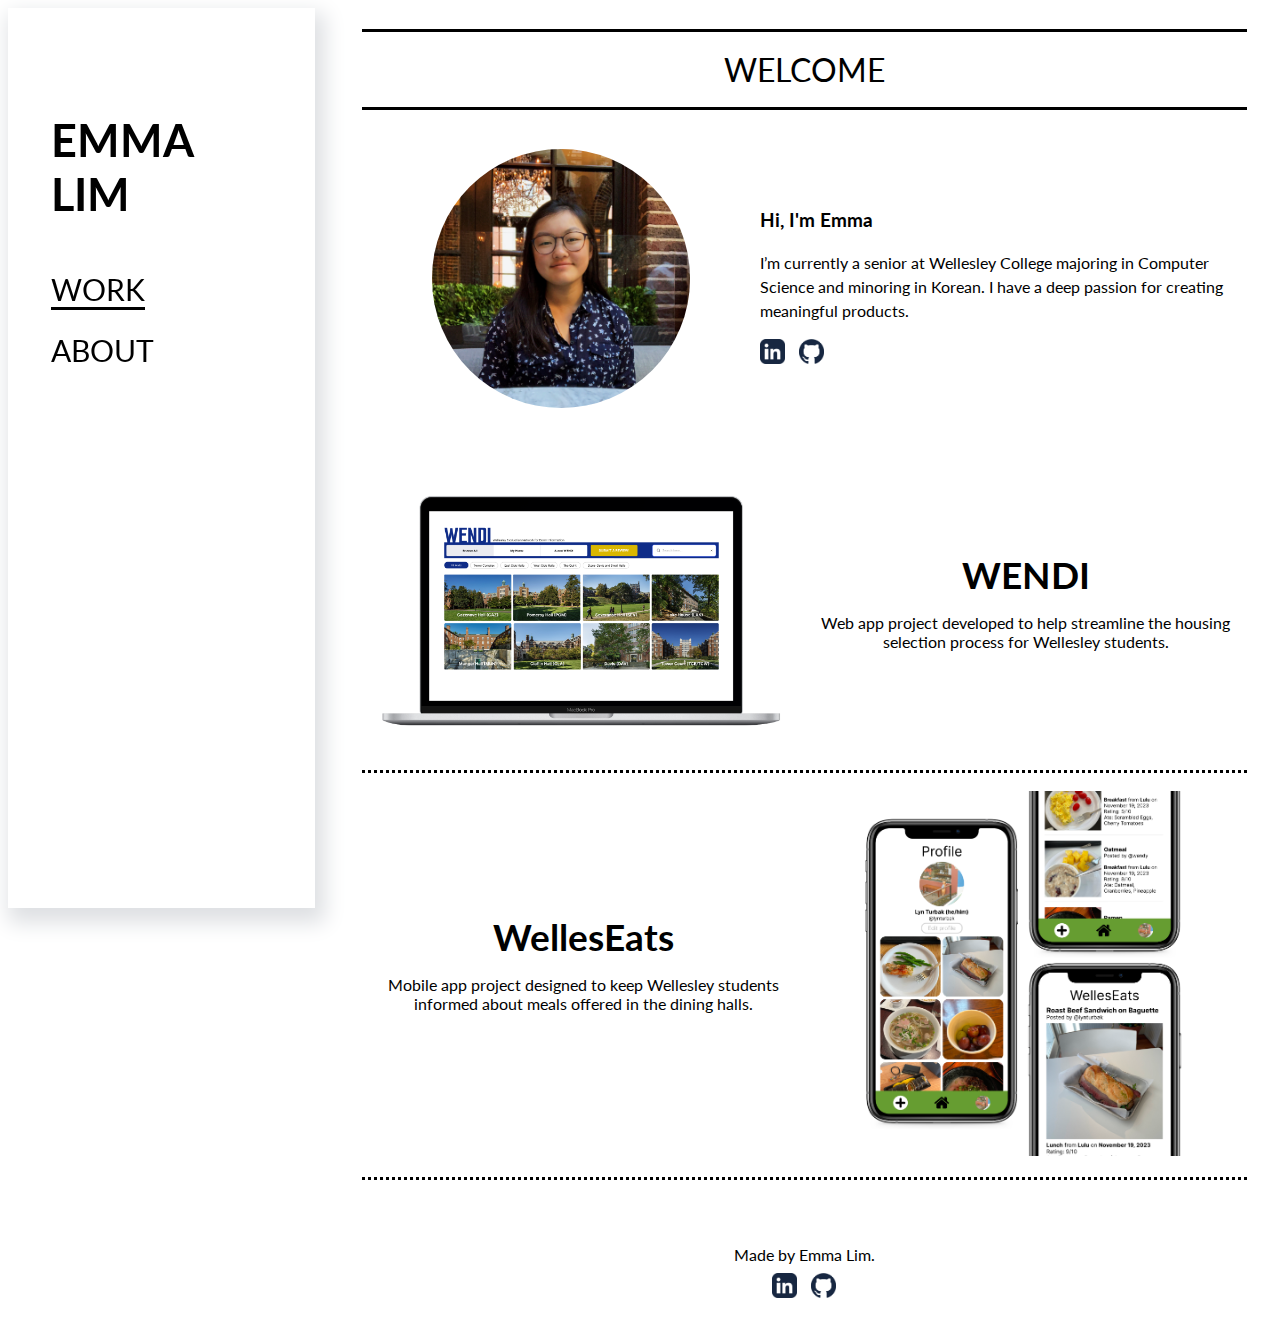
<file: index.html>
<!doctype html>
<html lang="en">
    <head>
        <meta charset="utf-8">
        <meta name="viewport" content="width=device-width, initial-scale=1">
        <link href="css/style.css" rel="stylesheet">  
        <link rel="icon" type="image/x-icon" href="images/websiteLogo.png">
        <link href="https://fonts.googleapis.com/css2?family=Lato:wght@400;700&display=swap" rel="stylesheet">

        <title>EMMA LIM</title>
    </head>
    
    <body>
      
        <nav>
            <div class="navBar">
                <div id="logo">
                    <h3 style="font-size: 45px;"><a href="index.html">EMMA LIM</a></h3>
                    <div class="dropdown">
                        <button class="navButton" onclick="toggleNav()"><img id="mobileNav" src="images/navButton.png" style="width: 50px;"></button>
                        
                        <div id="dropdownMenu">
                            <div id="menuItem"><a id="dropdownContent" href="index.html" style="text-decoration:underline;">WORK</a></div>
                            <div id="menuItem"><a id="dropdownContent" href="about.html">ABOUT</a></div>
                        </div>
                    </div>
                </div>

                <div id="navItems">
                    <div id="page"><a href="index.html" style="border-bottom: solid;">WORK</a></div>
                    <div id="page"><a href="about.html">ABOUT</a></div>
                </div>
                
            </div>   
        </nav>
       
        
        <main class="content">
            
            <h1 style="text-align:center">WELCOME</h1>
            
            <div class="flex-container" id="indexPage">
                <div class="col-4" id="indexPic">
                    <img id="aboutPic" src="images/about/EmmaLim.JPG" alt="photo of Emma Lim" style="max-width: 65%; border-radius: 50%">
                </div>
                
                <div class="col-11" id="indexText">
                    <h3>Hi, I'm Emma</h3>
                    <p>I’m currently a senior at Wellesley College majoring in Computer Science and minoring in Korean. I have a deep passion for creating meaningful products.</p>
                    <a class="social-icons" href="https://www.linkedin.com/in/lim-emma" target="_blank" style="padding-right:10px"><img src="images/footer/linkedin.png" style="max-width: 25px" alt="github"></a>
                    <a class="social-icons" href="https://github.com/emmalim" target="_blank"><img src="images/footer/github.png" style="max-width: 25px" alt="github"></a>
                   
                    
                </div>    

            </div>
            
            

            
            <!--code for normal project card-->
            <div class="flex-container" id="projCard">
                <div class="thumbnail" id="projPic">
                    <a href="wendi.html">                            
                        <img id="gallery" src="images/work/wendi/wendiPic2Large.png" alt="WENDI screen displayed on Macbook">
                    </a>
                </div>
                <div class="col-6" id="projText">
                    <a href="wendi.html"><h3>WENDI</h3></a>
                    <p>Web app project developed to help streamline the housing selection process for Wellesley students.</p>
                </div>
            </div>
            
            <!--code for project card with text on left and pic on right-->
            <div class="flex-container" id="projCard">
                <div class="thumbnail" id="projPicMobile" style="float: left;">
                    <a href="welleseats.html">                       
                        <img id="gallery" src="images/work/welleseats/welleseats0.png" alt="WENDI screen displayed on Macbook">
                    </a>
                </div>
                
                <div class="col-6" id="projText" style="float: right;">
                    <a href="welleseats.html"><h3>WellesEats</h3></a>
                    <p>Mobile app project designed to keep Wellesley students informed about meals offered in the dining halls.</p>
                </div>
                
                <div class="thumbnail" id="projPicDesktop" style="float: left;">
                    <a href="welleseats.html">
                        <img id="gallery" src="images/work/welleseats/welleseats0.png" alt="WENDI screen displayed on Macbook">
                    </a>
                </div>
            </div>
            
            
            
            
            
            
            
            <!--footer begins-->

            
            <div class="footer">
                <p>Made by Emma Lim.</p>
                <a class="social-icons" href="https://www.linkedin.com/in/lim-emma" target="_blank" style="padding-right:10px"><img src="images/footer/linkedin.png" style="max-width: 25px" alt="github"></a>
                <a class="social-icons" href="https://github.com/emmalim" target="_blank"><img src="images/footer/github.png" style="max-width: 25px" alt="github"></a>
            </div>
        </main>
        
        
        
        
        <script src="javascript/portfolio.js"></script>
    </body>
</html>
</file>
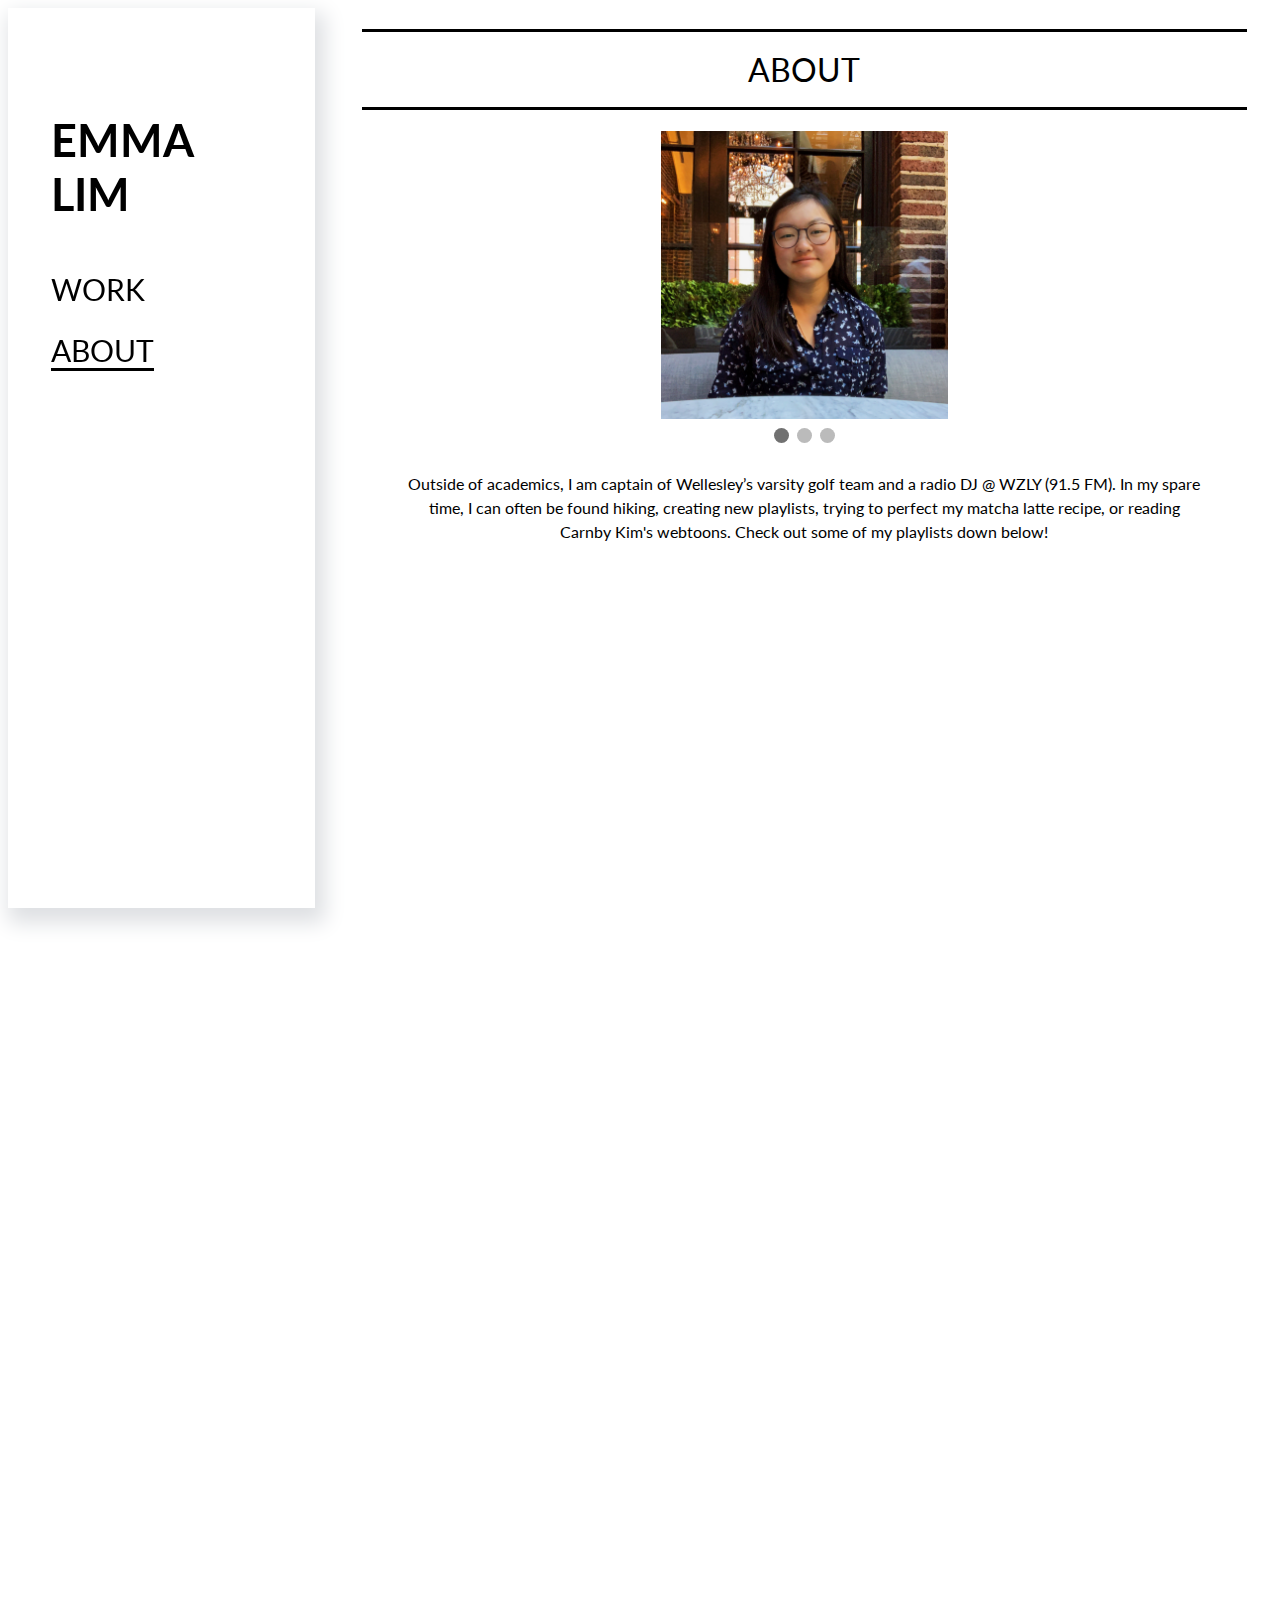
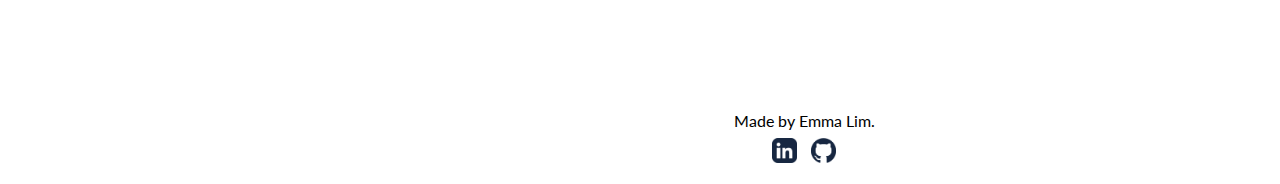
<file: about.html>
<!doctype html>
<html lang="en">
    <head>
        <meta charset="utf-8">
        <meta name="viewport" content="width=device-width, initial-scale=1">
        <link href="css/style.css" rel="stylesheet">  
        <link href="css/switch.css" rel="stylesheet">
        <link href="css/slideshow.css" rel="stylesheet">
        <link rel="icon" type="image/x-icon" href="images/websiteLogo.png">
        <link href="https://fonts.googleapis.com/css2?family=Lato:wght@400;700&display=swap" rel="stylesheet">
        
        <title>ABOUT</title>
    </head>
    <body>
      
        <nav>
            <div class="navBar">
                <div id="logo">
                    <h3 style="font-size: 45px;"><a href="index.html">EMMA LIM</a></h3>
                    <div class="dropdown">
                        <button class="navButton" onclick="toggleNav()"><img id="mobileNav" src="images/navButton.png" style="width: 50px;"></button>
                        
                        <div id="dropdownMenu">
                            <div id="menuItem"><a id="dropdownContent" href="index.html">WORK</a></div>
                            <div id="menuItem"><a id="dropdownContent" href="about.html" style="text-decoration:underline;">ABOUT</a></div>
                        </div>
                    
                    </div>
                    
                </div>

                <div id="navItems">
                    <div id="page"><a href="index.html">WORK</a></div>
                    <div id="page"><a href="about.html" style="border-bottom:solid;">ABOUT</a></div>
                </div>
                
            </div>   
        </nav>
      
        
        <main class="content">
            
            <h1 style="text-align:center;">ABOUT</h1>
            
            <div class="bio">
                
                <!--slideshow code-->
                <div class="slideshow-container">
                    <div class="slides">
                        <img src="images/about/EmmaLim.JPG" alt="Emma" style="max-width: 50%;">
                    </div>
                    <div class="slides">
                        <img src="images/about/drinkingMatcha.png" alt="Emma drinking Jutaek matcha" style="max-width: 50%;">
                    </div>
                    <div class="slides">
                        <img src="images/about/hiking.png" alt="Emma on a mountain overlooking Busan" style="max-width: 50%;">
                    </div>
                
                </div>
                
                <!--dots/circles for slideshow-->
                <div style="text-align: center; padding-top: 5px;">
                    <span class="dot"></span>
                    <span class="dot"></span>
                    <span class="dot"></span>
                </div>
                
                
                
                <div id="bioText">
                    <p>Outside of academics, I am captain of Wellesley’s varsity golf team and a radio DJ @ WZLY (91.5 FM). In my spare time, I can often be found hiking, creating new playlists, trying to perfect my matcha latte recipe, or reading Carnby Kim's webtoons. Check out some of my playlists down below!</p>   
                </div>
                
                
                
                   
                <div id="bioText">
                    
                    <!--music playlists-->
                    <iframe style="border-radius:12px" src="https://open.spotify.com/embed/playlist/3wAV3VpMEsqkSXUFMTmcwF?utm_source=generator" width="70%" height="352" frameBorder="0" allowfullscreen="" allow="autoplay; clipboard-write; encrypted-media; fullscreen; picture-in-picture" loading="lazy"></iframe>
                    <iframe style="border-radius:12px" src="https://open.spotify.com/embed/playlist/6IGRwxsPCnNvh7WJuB0nAv?utm_source=generator" width="70%" height="352" frameBorder="0" allowfullscreen="" allow="autoplay; clipboard-write; encrypted-media; fullscreen; picture-in-picture" loading="lazy"></iframe>
                    <iframe style="border-radius:12px" src="https://open.spotify.com/embed/playlist/4einiSZbriB5QiqHTbs2U6?utm_source=generator" width="70%" height="352" frameBorder="0" allowfullscreen="" allow="autoplay; clipboard-write; encrypted-media; fullscreen; picture-in-picture" loading="lazy"></iframe>
                </div>

            </div>
            
            <div class="footer">
                <p>Made by Emma Lim.</p>
                <a class="social-icons" href="https://www.linkedin.com/in/lim-emma" target="_blank" style="padding-right:10px"><img src="images/footer/linkedin.png" style="max-width: 25px" alt="github"></a>
                <a class="social-icons" href="https://github.com/emmalim" target="_blank"><img src="images/footer/github.png" style="max-width: 25px" alt="github"></a>
            </div>
        </main>
      
        
        <script src="javascript/autoSlideshow.js"></script>
        <script src="javascript/portfolio.js"></script>
    </body>
</html>
</file>
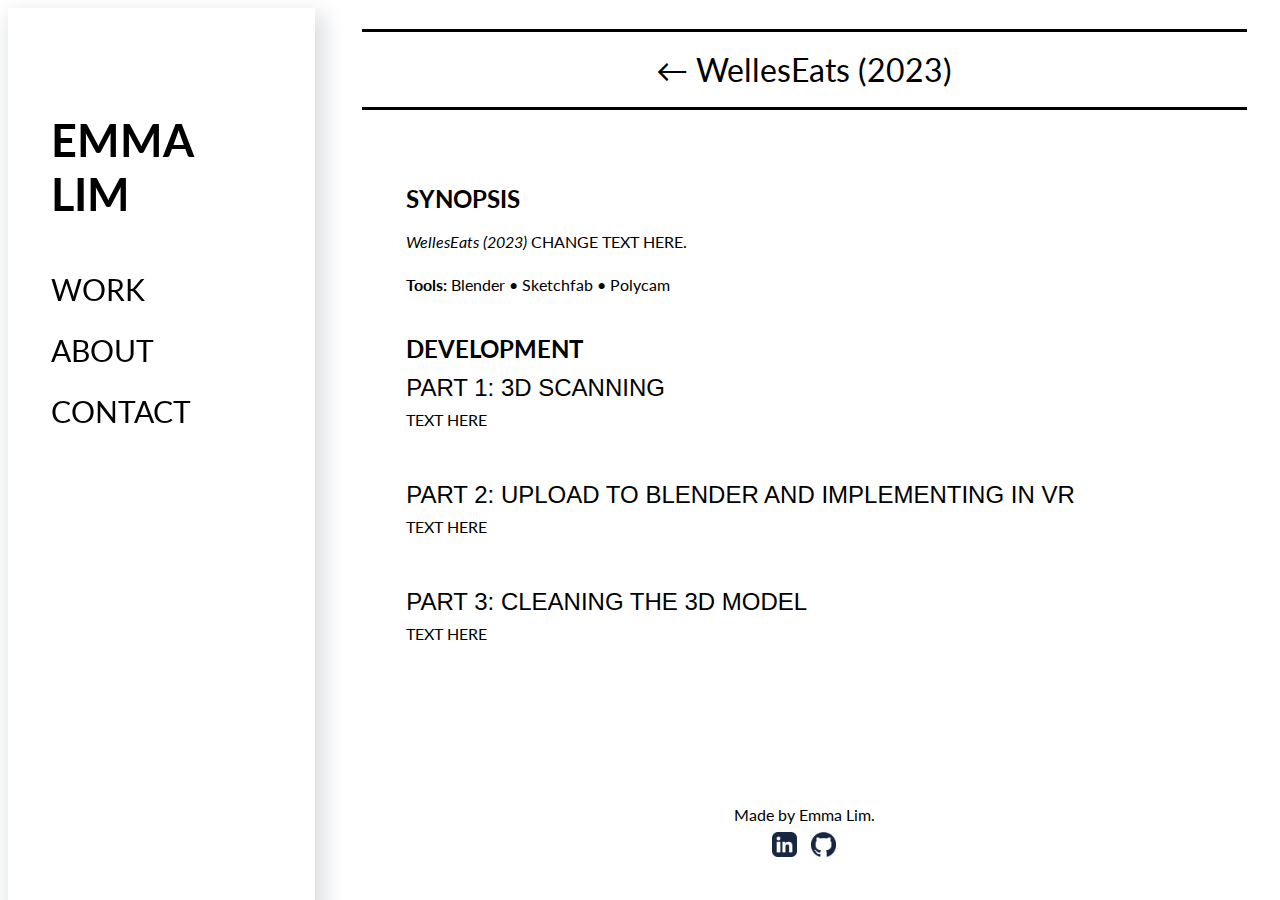
<file: inverse.html>
<!doctype html>
<html lang="en">
    <head>
        <meta charset="utf-8">
        <meta name="viewport" content="width=device-width, initial-scale=1">
        <link href="css/style.css" rel="stylesheet">  
        <link rel="icon" type="image/x-icon" href="images/websiteLogo.png">
        <link href="https://fonts.googleapis.com/css2?family=Lato:wght@400;700&display=swap" rel="stylesheet">

        <title>WellesEats (2023)</title>
    </head>
    <body>
      
        <nav>
            <div class="navBar">
                <div id="logo">
                    <h3 style="font-size: 45px;"><a href="index.html">EMMA LIM</a></h3>
                    <div class="dropdown">
                        <button class="navButton" onclick="toggleNav()"><img id="mobileNav" src="images/navButton.png" style="width: 50px;"></button>
                        
                        <div id="dropdownMenu">
                            <div id="menuItem"><a id="dropdownContent" href="index.html" style="text-decoration:underline;">WORK</a></div>
                            <div id="menuItem"><a id="dropdownContent" href="about.html">ABOUT</a></div>
                            <div id="menuItem">
                            <a id="dropdownContent" href="https://www.linkedin.com/in/lim-emma">CONTACT</a></div>
                        </div>
                    
                    </div>
                    
                </div>

                <div id="navItems">
                    <div id="page"><a href="index.html">WORK</a></div>
                    <div id="page"><a href="about.html">ABOUT</a></div>
                    <div id="page"><a href="https://www.linkedin.com/in/lim-emma">CONTACT</a></div>
                </div>
                
            </div>   
        </nav>
      
        
        <main class="content">
            
            <h1 style="text-align:center"><a href="index.html" style="text-decoration:none">←   </a>WellesEats (2023)</h1>
            
                <div id="projInfo">
                    
                    
                        
                    <h3>SYNOPSIS</h3>
                    <p><em>WellesEats (2023)</em> CHANGE TEXT HERE.</p>
                
                    <p><b>Tools:</b> Blender &#8226; Sketchfab &#8226; Polycam</p>

                    <h3>DEVELOPMENT</h3>
                    <div class="develop">
                        <h4>PART 1: 3D SCANNING</h4>
                        <p>TEXT HERE</p>
                    </div>
                    
                    <div class="develop">
                        <h4>PART 2: UPLOAD TO BLENDER AND IMPLEMENTING IN VR</h4> 
                        <p>TEXT HERE</p>
                    </div>
                    
                    <div class="develop">
                        <h4>PART 3: CLEANING THE 3D MODEL</h4> 
                        <p>TEXT HERE</p>  
                    </div>
            </div>
            
            <div class="footer">
                <p>Made by Emma Lim.</p>
                <a class="social-icons" href="https://www.linkedin.com/in/lim-emma" target="_blank" style="padding-right:10px"><img src="images/footer/linkedin.png" style="max-width: 25px" alt="github"></a>
                <a class="social-icons" href="https://github.com/emmalim" target="_blank"><img src="images/footer/github.png" style="max-width: 25px" alt="github"></a>
            </div>
        </main>
        
        <script src="javascript/portfolio.js"></script>
    </body>
</html>
</file>
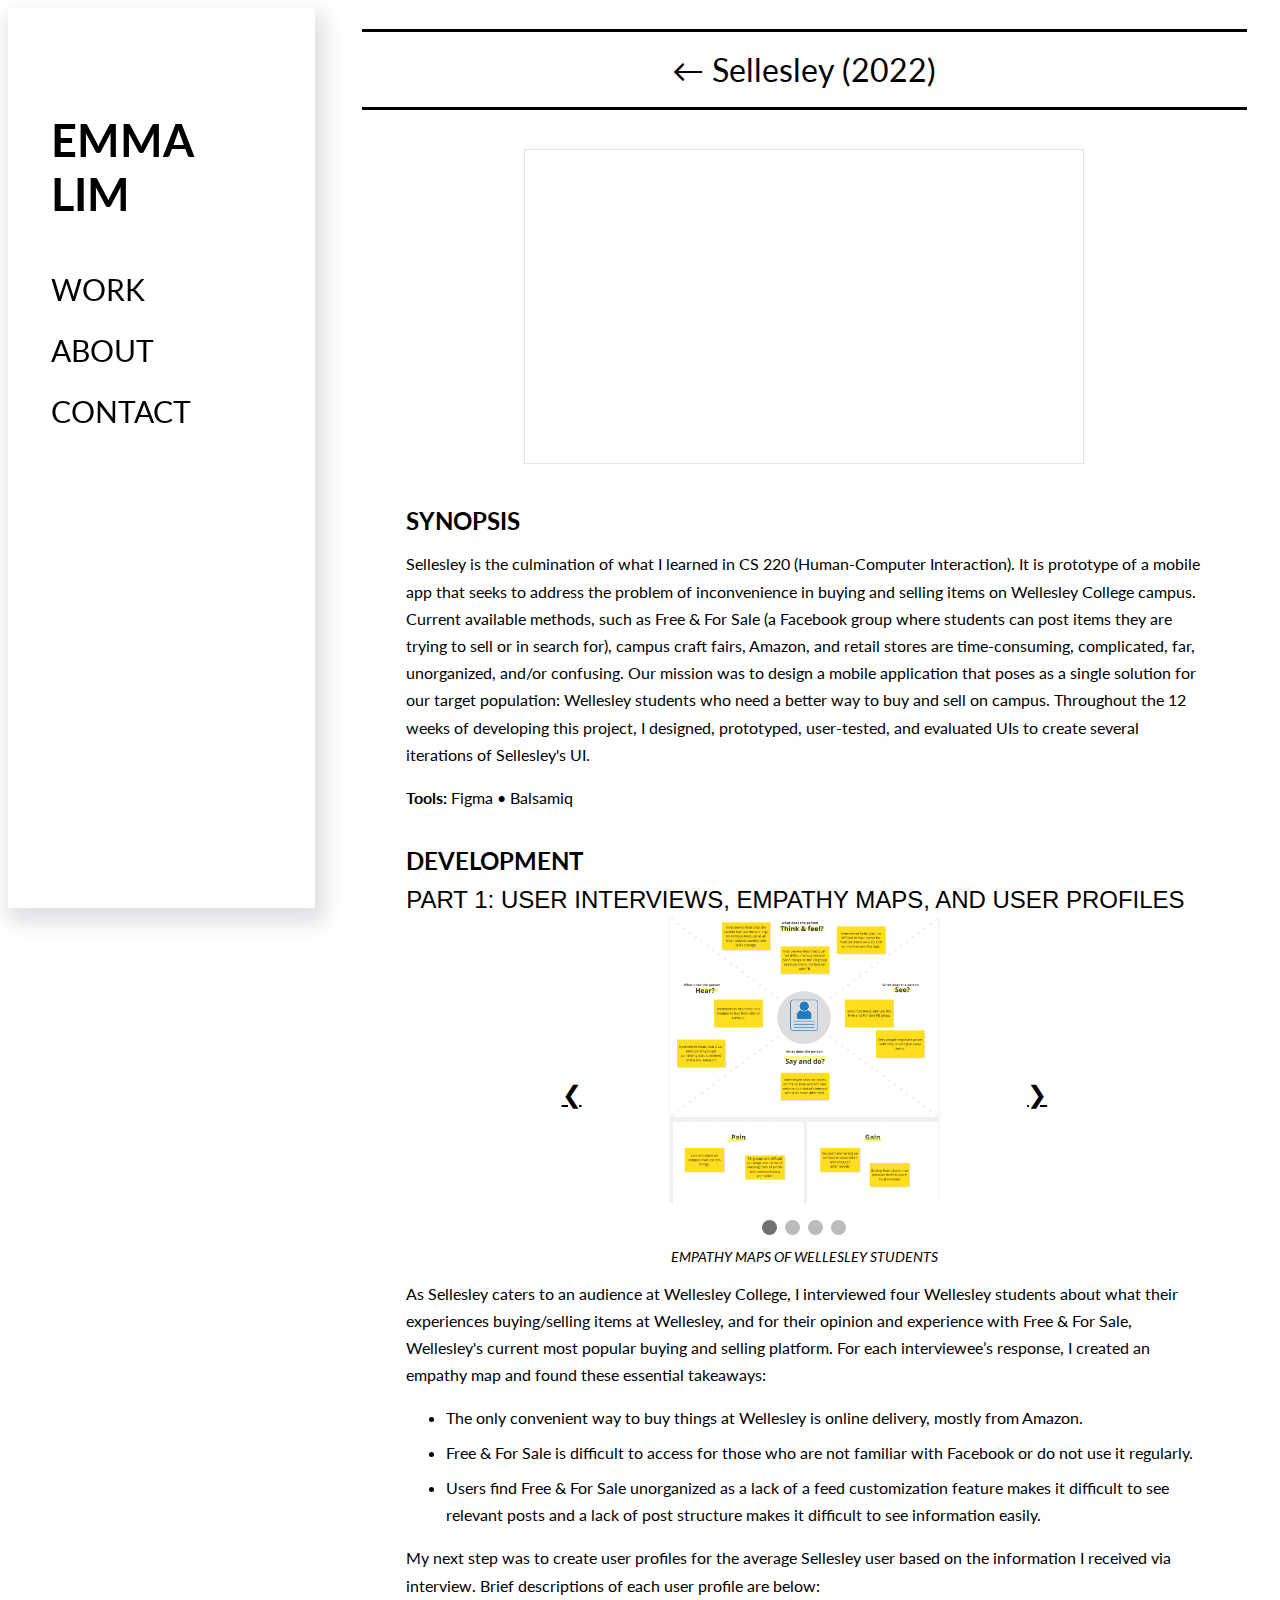
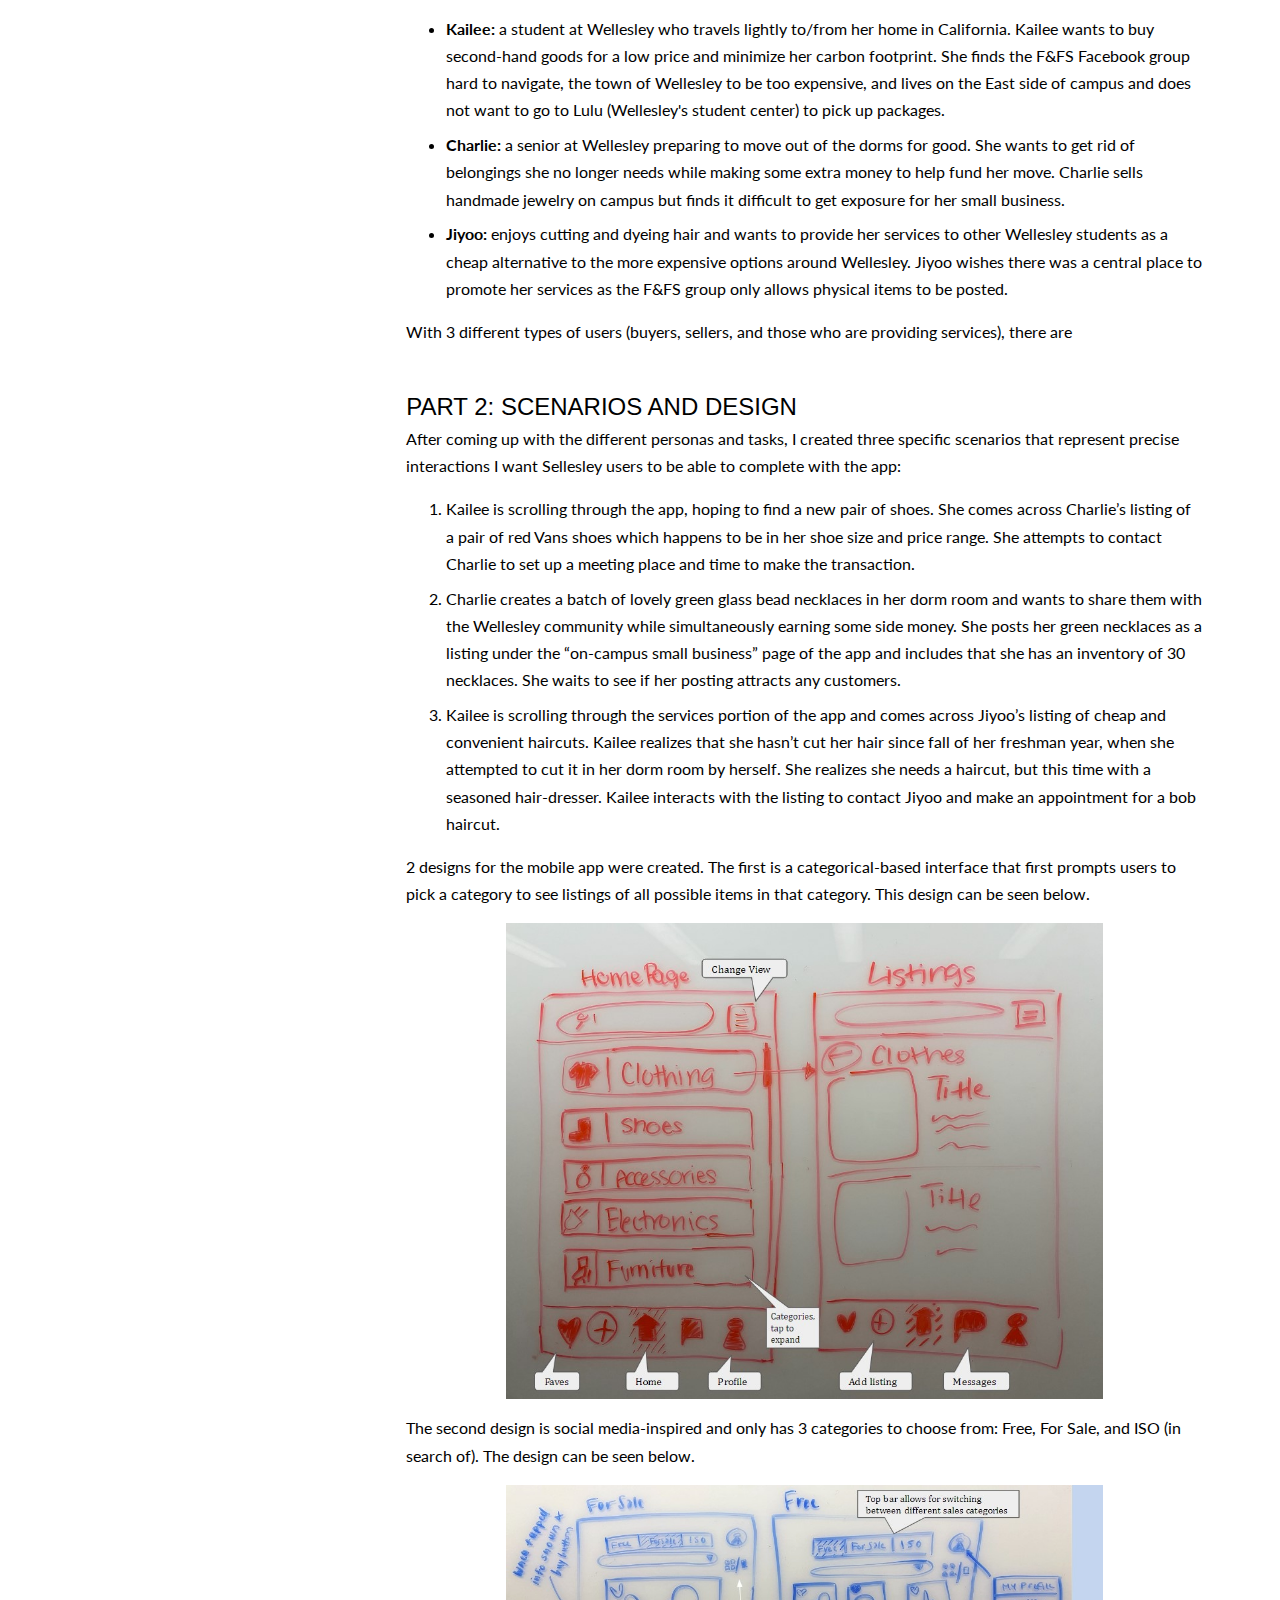
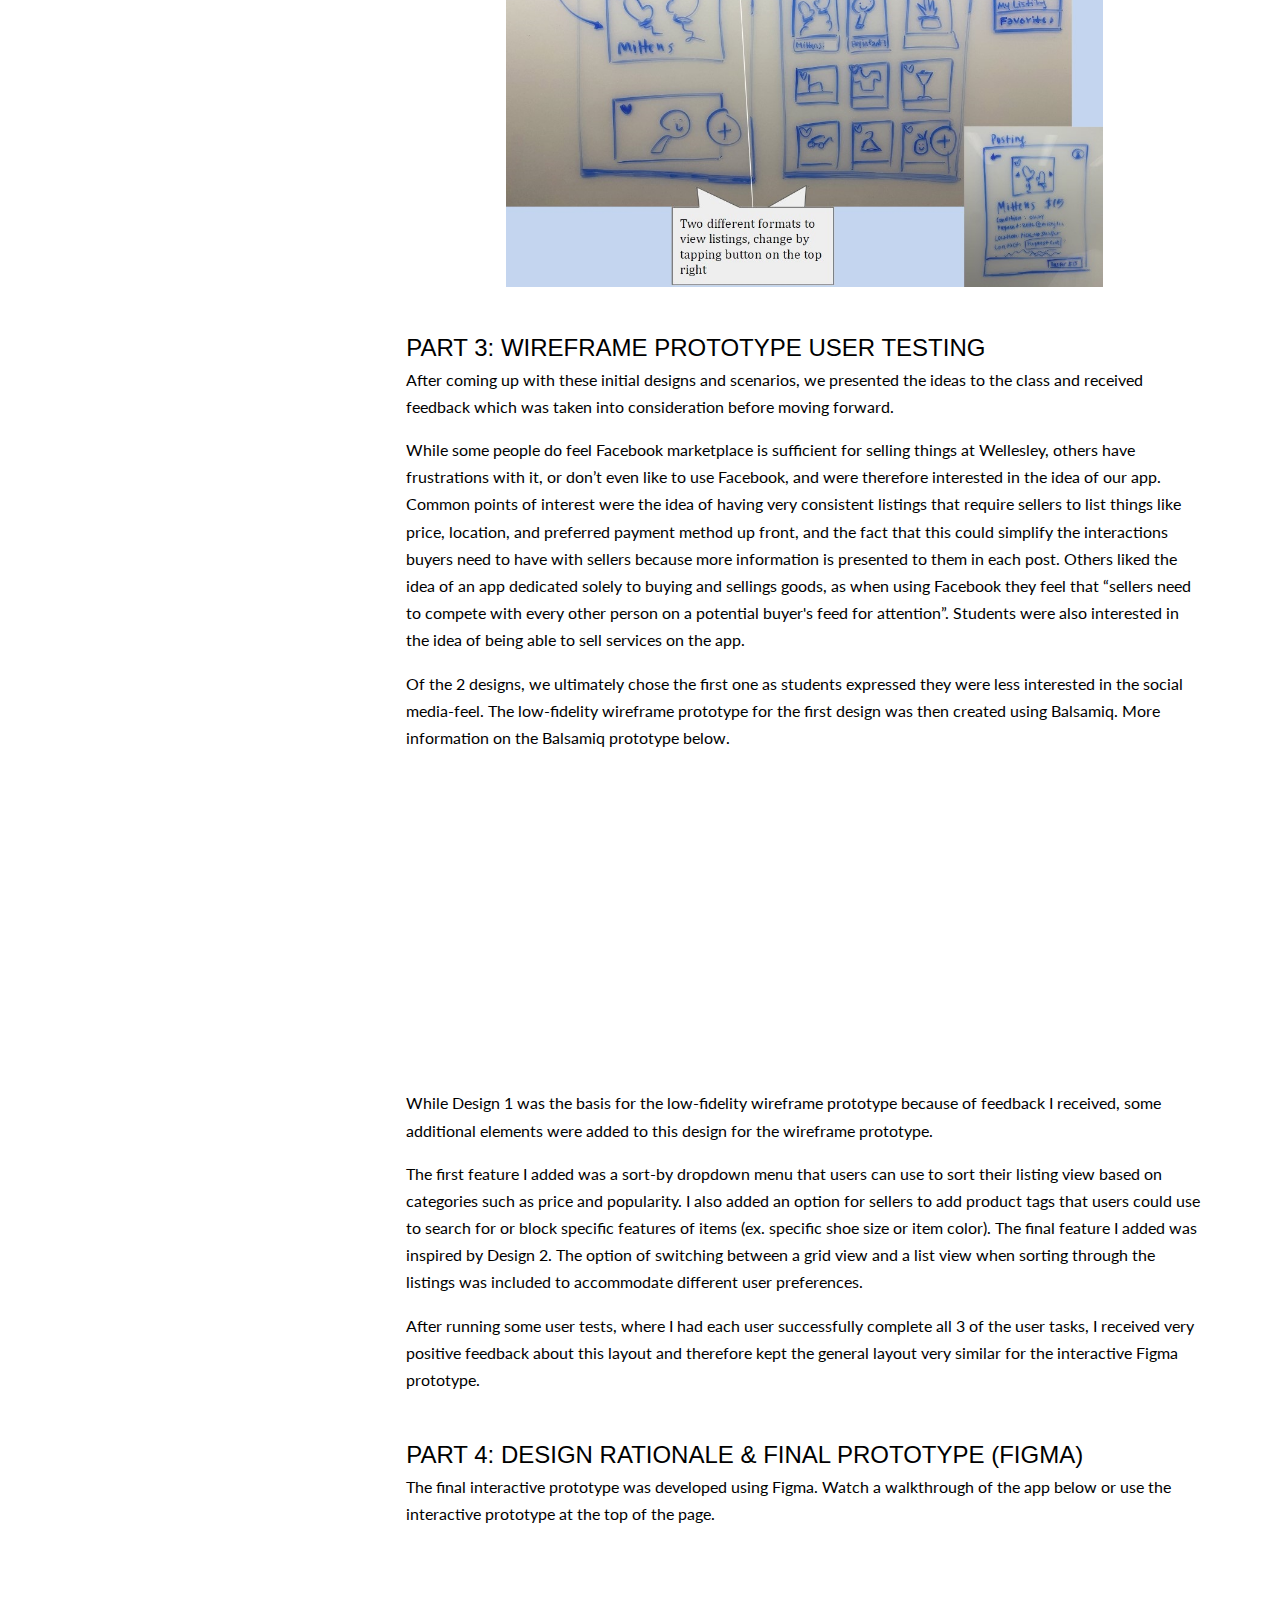
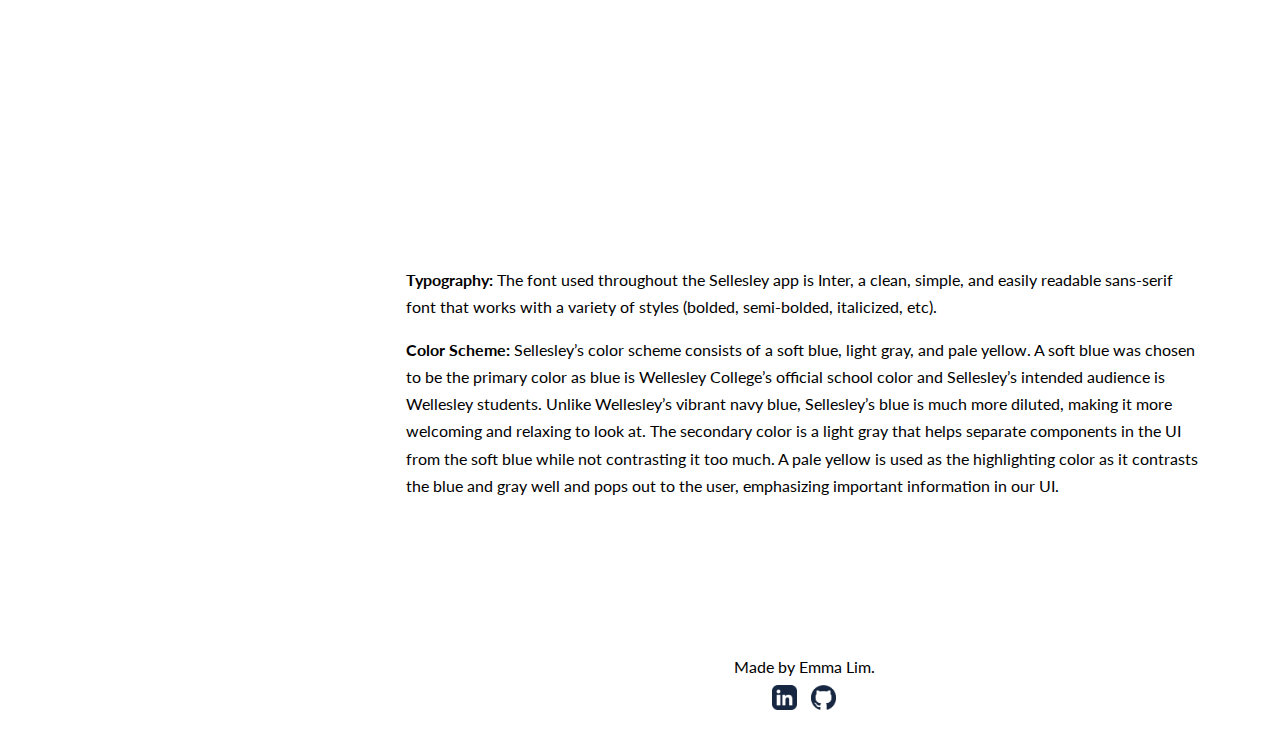
<file: sellesley.html>
<!doctype html>
<html lang="en">
    <head>
        <meta charset="utf-8">
        <meta name="viewport" content="width=device-width, initial-scale=1">
        <link href="css/style.css" rel="stylesheet">  
        <link href="css/slideshow.css" rel="stylesheet">
        <link rel="icon" type="image/x-icon" href="images/favicon.png">
        <link href="https://fonts.googleapis.com/css2?family=Lato:wght@400;700&display=swap" rel="stylesheet">

        <title>Sellesley (2022)</title>
    </head>
    <body>
      
        <nav>
            <div class="navBar">
                <div id="logo">
                    <h3 style="font-size: 45px;"><a href="index.html">EMMA LIM</a></h3>
                    <div class="dropdown">
                        <button onclick="toggleNav()" class="navButton" ><img id="mobileNav" src="images/navButton.png" style="width: 50px;"></button>
                        
                        <div id="dropdownMenu">
                            <div id="menuItem"><a id="dropdownContent" href="work.html">WORK</a></div>
                            <div id="menuItem"><a id="dropdownContent" href="about.html">ABOUT</a></div>
                            <div id="menuItem">
                            <a id="dropdownContent" href="https://www.linkedin.com/in/lim-emma">CONTACT</a></div>
                        </div>
                    
                    </div>
                    
                </div>

                <div id="navItems">
                    <div id="page"><a href="work.html">WORK</a></div>
                    <div id="page"><a href="about.html">ABOUT</a></div>
                    <div id="page"><a href="https://www.linkedin.com/in/lim-emma">CONTACT</a></div>
                </div>
                
            </div>   
        </nav>
      
        
        <main class="content">
            
            <h1 style="text-align:center"><a href="work.html" style="text-decoration:none">←   </a>Sellesley (2022)</h1>
            
                <div id="projInfo">
                    
                    <div id="video" style="text-align:center;">
                        <iframe style="border: 1px solid rgba(0, 0, 0, 0.1);" width="560" height="315" src="https://www.figma.com/embed?embed_host=share&url=https%3A%2F%2Fwww.figma.com%2Fproto%2FZvMy9f5J6rQvBfYYxD6quV%2FSellesley-Figma%3Fnode-id%3D4%253A3%26scaling%3Dscale-down%26page-id%3D2%253A2%26starting-point-node-id%3D4%253A3%26show-proto-sidebar%3D1" allowfullscreen></iframe>
                    </div>
                    
                    <h3>SYNOPSIS</h3>
                    
                    <p>Sellesley is the culmination of what I learned in CS 220 (Human-Computer Interaction). It is prototype of a mobile app that seeks to address the problem of inconvenience in buying and selling items on Wellesley College campus. Current available methods, such as Free &amp; For Sale (a Facebook group where students can post items they are trying to sell or in search for), campus craft fairs, Amazon, and retail stores are time-consuming, complicated, far, unorganized, and/or confusing. Our mission was to design a mobile application that poses as a single solution for our target population: Wellesley students who need a better way to buy and sell on campus. Throughout the 12 weeks of developing this project, I designed, prototyped, user-tested, and evaluated UIs to create several iterations of Sellesley's UI.</p>
                    
                    <p><b>Tools:</b> Figma &#8226; Balsamiq</p>
                    
                    <h3>DEVELOPMENT</h3>
                    <div class="develop">
                        <h4>PART 1: USER INTERVIEWS, EMPATHY MAPS, AND USER PROFILES</h4> 
                        <!--slideshow code-->
                        <div class="slideshow-container">
                            <div class="slides">
                                <img src="images/work/sellesley/empathymap1.png" alt="Empathy Map 1" style="max-width: 55%;">
                            </div>
                            <div class="slides">
                                <img src="images/work/sellesley/empathymap2.png" alt="Empathy Map 2" style="max-width: 55%;">
                            </div>
                            <div class="slides">
                                <img src="images/work/sellesley/empathymap3.png" alt="Empathy Map 3" style="max-width: 55%;">
                            </div>
                            <div class="slides">
                                <img src="images/work/sellesley/empathymap4.png" alt="Empathy Map 4" style="max-width: 55%;">
                            </div>

                            <!--forwards/backwards buttons-->
                            <a class="prevButton" onclick="moveSlide(-1)">&#10094;</a>
                            <a class="nextButton" onclick="moveSlide(1)">&#10095;</a>
                        </div>

                        <!--dots/circles for slideshow-->
                        <div style="text-align: center; padding-top: 5px;">
                            <span class="dot" onclick="currentSlide(1)"></span>
                            <span class="dot" onclick="currentSlide(2)"></span>
                            <span class="dot" onclick="currentSlide(3)"></span>
                            <span class="dot" onclick="currentSlide(4)"></span>
                        </div>
                        <div id="captions">
                            <subtitle id="slideCaptions">EMPATHY MAPS OF WELLESLEY STUDENTS</subtitle>
                        </div>
                        
                        <p>As Sellesley caters to an audience at Wellesley College, I interviewed four Wellesley students about what their experiences buying/selling items at Wellesley, and for their opinion and experience with Free &amp; For Sale, Wellesley's current most popular buying and selling platform. For each interviewee’s response, I created an empathy map and found these essential takeaways:</p>
                        <ul>
                            <li>The only convenient way to buy things at Wellesley is online delivery, mostly from Amazon.</li>
                            <li>Free &amp; For Sale is difficult to access for those who are not familiar with Facebook or do not use it regularly.</li>
                            <li>Users find Free &amp; For Sale unorganized as a lack of a feed customization feature makes it difficult to see relevant posts and a lack of post structure makes it difficult to see information easily.</li>
                        </ul>
                        
                        <p>My next step was to create user profiles for the average Sellesley user based on the information I received via interview. Brief descriptions of each user profile are below:</p>
                        <ul>
                            <li><b>Kailee:</b> a student at Wellesley who travels lightly to/from her home in California. Kailee wants to buy second-hand goods for a low price and minimize her carbon footprint. She finds the F&amp;FS Facebook group hard to navigate, the town of Wellesley to be too expensive, and lives on the East side of campus and does not want to go to Lulu (Wellesley's student center) to pick up packages.</li>
                            <li><b>Charlie:</b> a senior at Wellesley preparing to move out of the dorms for good. She wants to get rid of belongings she no longer needs while making some extra money to help fund her move. Charlie sells handmade jewelry on campus but finds it difficult to get exposure for her small business.</li>
                            <li><b>Jiyoo:</b> enjoys cutting and dyeing hair and wants to provide her services to other Wellesley students as a cheap alternative to the more expensive options around Wellesley. Jiyoo wishes there was a central place to promote her services as the F&amp;FS group only allows physical items to be posted.</li>
                        </ul>
                        
                        <p>With 3 different types of users (buyers, sellers, and those who are providing services), there are </p>
                
                    </div>
            
                    <div class="develop">
                        <h4>PART 2: SCENARIOS AND DESIGN</h4>
                        <p>After coming up with the different personas and tasks, I created three specific scenarios that represent precise interactions I want Sellesley users to be able to complete with the app:</p>
                        <ol>
                            <li>Kailee is scrolling through the app, hoping to find a new pair of shoes. She comes across Charlie’s listing of a pair of red Vans shoes which happens to be in her shoe size and price range. She attempts to contact Charlie to set up a meeting place and time to make the transaction.</li>
                            <li>Charlie creates a batch of lovely green glass bead necklaces in her dorm room and wants to share them with the Wellesley community while simultaneously earning some side money. She posts her green necklaces as a listing under the “on-campus small business” page of the app and includes that she has an inventory of 30 necklaces. She waits to see if her posting attracts any customers.</li>
                            <li>Kailee is scrolling through the services portion of the app and comes across Jiyoo’s listing of cheap and convenient haircuts. Kailee realizes that she hasn’t cut her hair since fall of her freshman year, when she attempted to cut it in her dorm room by herself. She realizes she needs a haircut, but this time with a seasoned hair-dresser. Kailee interacts with the listing to contact Jiyoo and make an appointment for a bob haircut.</li>
                        </ol>
                        
                        <p>2 designs for the mobile app were created. The first is a categorical-based interface that first prompts users to pick a category to see listings of all possible items in that category. This design can be seen below.</p>
                        <div id="captions">
                            <img src="images/work/sellesley/design1.jpeg" style="width:75%; float:center;">
                        </div>
                        
                        <p>The second design is social media-inspired and only has 3 categories to choose from: Free, For Sale, and ISO (in search of). The design can be seen below.</p>
                        <div id="captions">
                            <img src="images/work/sellesley/design2v2.jpeg" style="width:75%; float:center;">
                        </div>
                        
                        
                         
                    </div>
                    
                    <div class="develop">
                        <h4>PART 3: WIREFRAME PROTOTYPE USER TESTING</h4> 
                        
                        <p>After coming up with these initial designs and scenarios, we presented the ideas to the class and received feedback which was taken into consideration before moving forward.</p>
                        
                        <p>While some people do feel Facebook marketplace is sufficient for selling things at Wellesley, others have frustrations with it, or don’t even like to use Facebook, and were therefore interested in the idea of our app. Common points of interest were the idea of having very consistent listings that require sellers to list things like price, location, and preferred payment method up front, and the fact that this could simplify the interactions buyers need to have with sellers because more information is presented to them in each post. Others liked the idea of an app dedicated solely to buying and sellings goods, as when using Facebook they feel that “sellers need to compete with every other person on a potential buyer's feed for attention”. Students were also interested in the idea of being able to sell services on the app.</p>
                        
                        <p>Of the 2 designs, we ultimately chose the first one as students expressed they were less interested in the social media-feel. The low-fidelity wireframe prototype for the first design was then created using Balsamiq. More information on the Balsamiq prototype below.</p>
                    
                        <div id="video" style="text-align: center">
                            <iframe width="560" height="315" src="https://www.youtube.com/embed/_Lmfk7gWU9A" title="YouTube video player" frameborder="0" allow="accelerometer; autoplay; clipboard-write; encrypted-media; gyroscope; picture-in-picture" allowfullscreen></iframe>
                        </div>
                            
                        <p>While Design 1 was the basis for the low-fidelity wireframe prototype because of feedback I received, some additional elements were added to this design for the wireframe prototype.</p>
                        
                        <p>The first feature I added was a sort-by dropdown menu that users can use to sort their listing view based on categories such as price and popularity. I also added an option for sellers to add product tags that users could use to search for or block specific features of items (ex. specific shoe size or item color). The final feature I added was inspired by Design 2. The option of switching between a grid view and a list view when sorting through the listings was included to accommodate different user preferences.</p>
                        
                        <p>After running some user tests, where I had each user successfully complete all 3 of the user tasks, I received very positive feedback about this layout and therefore kept the general layout very similar for the interactive Figma prototype.</p>
                    </div>
                    
                    <div class="develop">
                        <h4>PART 4: DESIGN RATIONALE &amp; FINAL PROTOTYPE (FIGMA)</h4> 
                        <p>The final interactive prototype was developed using Figma. Watch a walkthrough of the app below or use the interactive prototype at the top of the page.</p>
                        
                        <div id="video" style="text-align: center">
                            <iframe width="560" height="315" src="https://www.youtube.com/embed/bhVXBoqKq3Q" title="YouTube video player" frameborder="0" allow="accelerometer; autoplay; clipboard-write; encrypted-media; gyroscope; picture-in-picture" allowfullscreen></iframe>
                        </div>
                        
                        <p><b>Typography:</b> The font used throughout the Sellesley app is Inter, a clean, simple, and easily readable sans-serif font that works with a variety of styles (bolded, semi-bolded, italicized, etc).</p>
                        
                        <p><b>Color Scheme:</b> Sellesley’s color scheme consists of a soft blue, light gray, and pale yellow. A soft blue was chosen to be the primary color as blue is Wellesley College’s official school color and Sellesley’s intended audience is Wellesley students. Unlike Wellesley’s vibrant navy blue, Sellesley’s blue is much more diluted, making it more welcoming and relaxing to look at. The secondary color is a light gray that helps separate components in the UI from the soft blue while not contrasting it too much. A pale yellow is used as the highlighting color as it contrasts the blue and gray well and pops out to the user, emphasizing important information in our UI.
                        </p>  
                        
                        
                    </div>
                    
            </div>
            
            
            <div class="footer">
                <p>Made by Emma Lim.</p>
                <a class="social-icons" href="https://www.linkedin.com/in/lim-emma" target="_blank" style="padding-right:10px"><img src="images/footer/linkedin.png" style="max-width: 25px" alt="github"></a>
                <a class="social-icons" href="https://github.com/emmalim" target="_blank"><img src="images/footer/github.png" style="max-width: 25px" alt="github"></a>
            </div>
        </main>
        
        
        <script src="javascript/manualSlideshow.js"></script>
        <script src="javascript/portfolio.js"></script>
    </body>
</html>
</file>
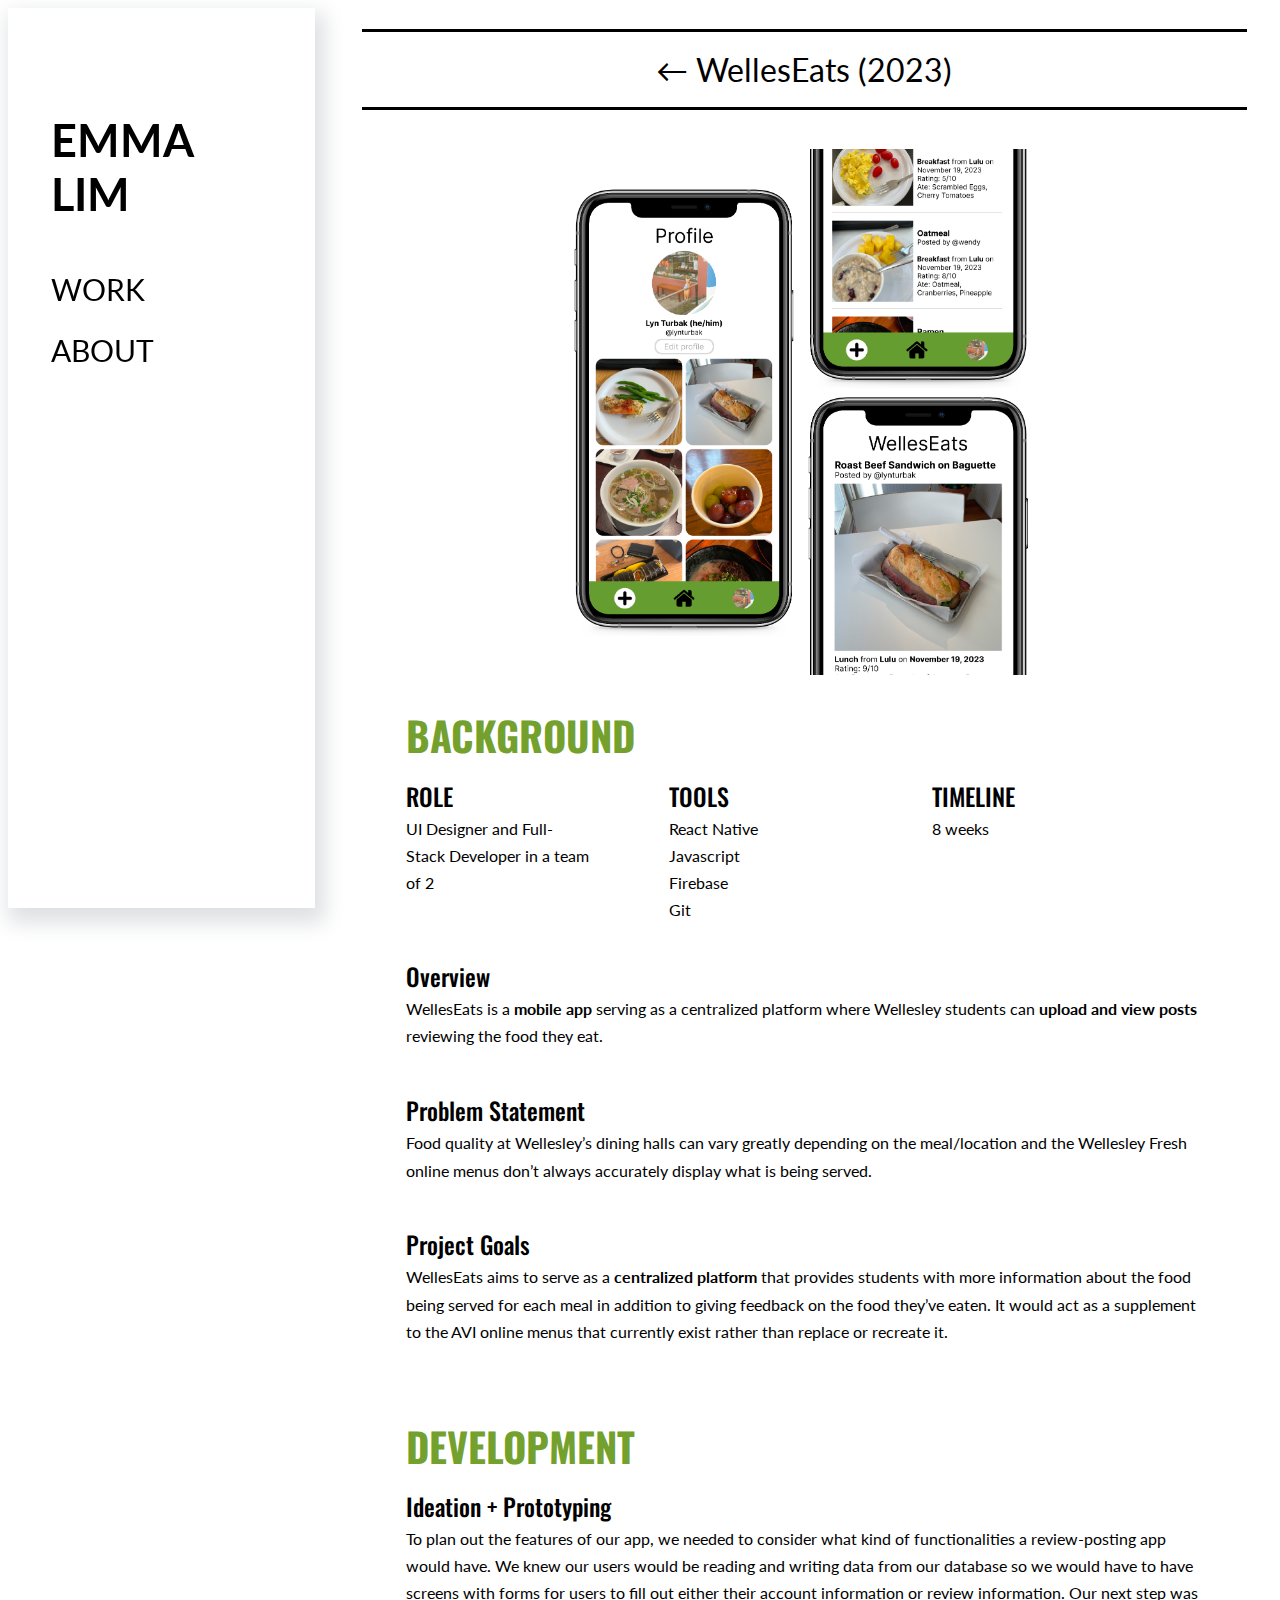
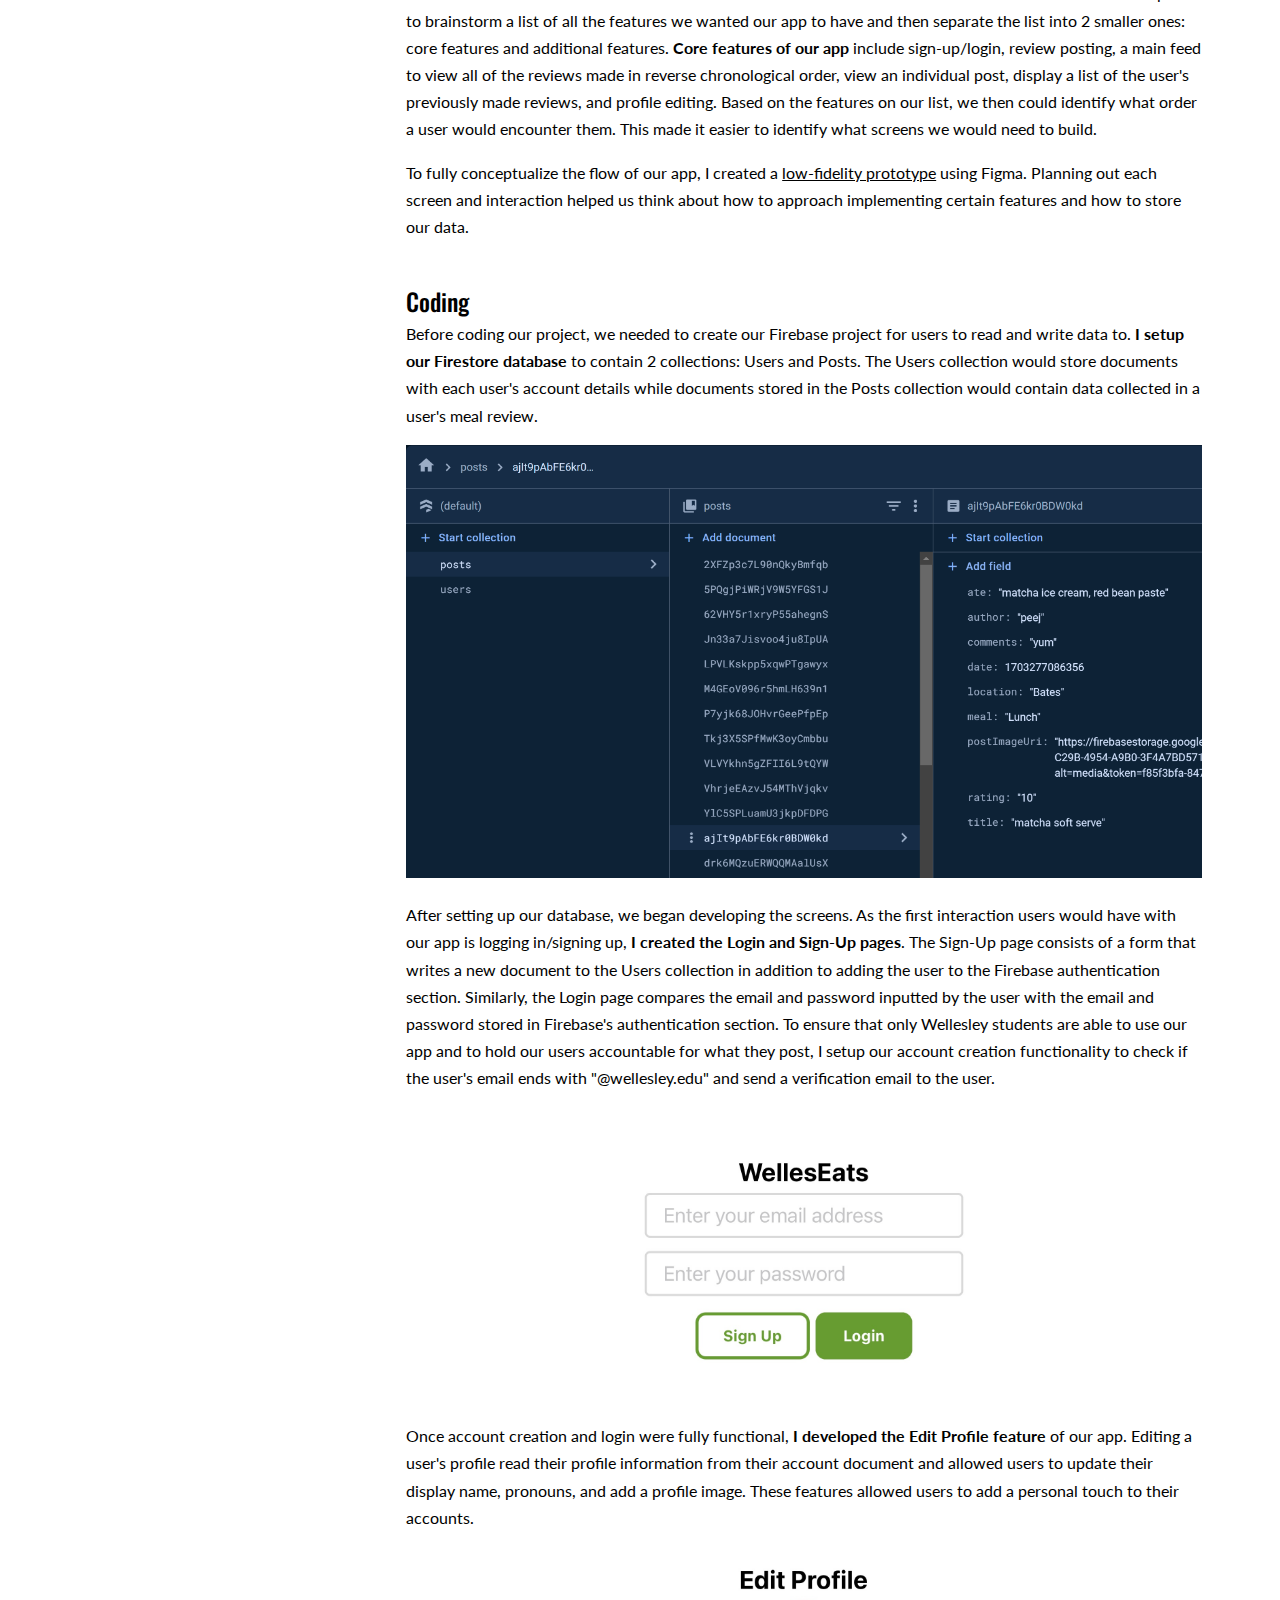
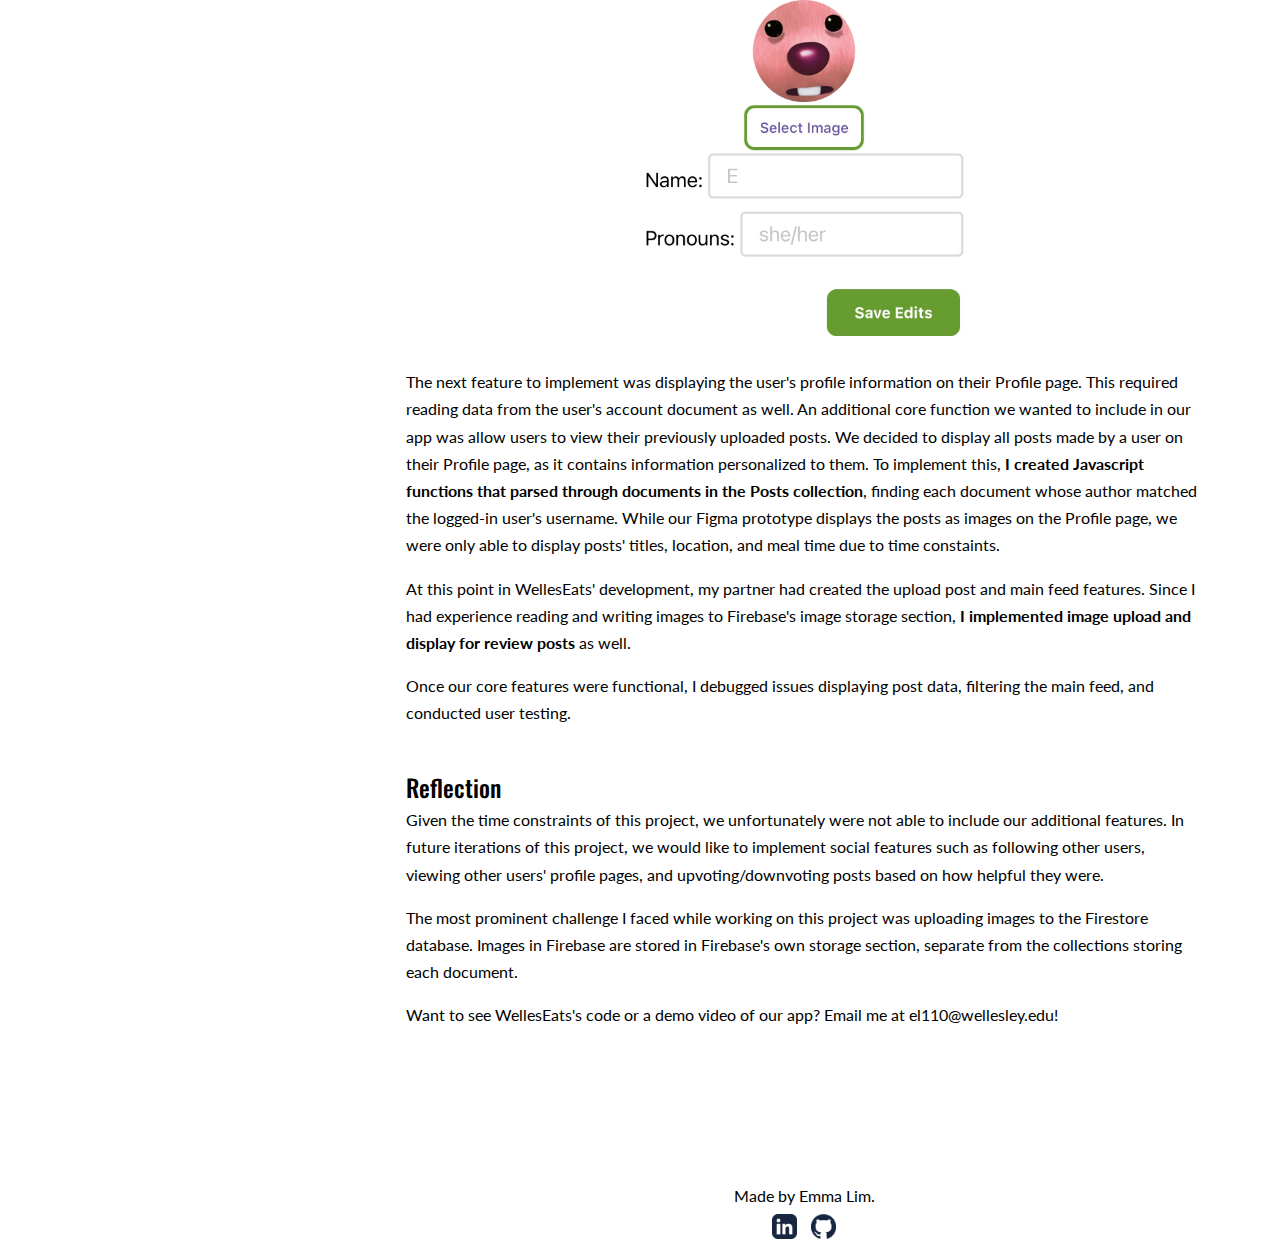
<file: welleseats.html>
<!doctype html>
<html lang="en">
    <head>
        <meta charset="utf-8">
        <meta name="viewport" content="width=device-width, initial-scale=1">
        <link href="css/style.css" rel="stylesheet">  
        <link rel="icon" type="image/x-icon" href="images/websiteLogo.png">
        <link href="https://fonts.googleapis.com/css2?family=Lato:wght@400;700&display=swap" rel="stylesheet">
        <link href="https://fonts.googleapis.com/css2?family=Oswald:wght@200..700&display=swap" rel="stylesheet">
        <title>WellesEats (2023)</title>
    </head>
    <body>
      
        <nav>
            <div class="navBar">
                <div id="logo">
                    <h3 style="font-size: 45px;"><a href="index.html">EMMA LIM</a></h3>
                    <div class="dropdown">
                        <button class="navButton" onclick="toggleNav()"><img id="mobileNav" src="images/navButton.png" style="width: 50px;"></button>
                        
                        <div id="dropdownMenu">
                            <div id="menuItem"><a id="dropdownContent" href="index.html" style="text-decoration:underline;">WORK</a></div>
                            <div id="menuItem"><a id="dropdownContent" href="about.html">ABOUT</a></div>
                        </div>
                    
                    </div>
                    
                </div>

                <div id="navItems">
                    <div id="page"><a href="index.html">WORK</a></div>
                    <div id="page"><a href="about.html">ABOUT</a></div>
                </div>
                
            </div>   
        </nav>
      
        
        <main class="content">
            
            
            
            <h1 style="text-align:center"><a href="index.html" style="text-decoration:none">←   </a>WellesEats (2023)</h1>
            
                <div id="projInfo">
                    
                    <div id="video" style="padding-left:10%;padding-right:10%">
                        <img id="viewImage" src="images/work/welleseats/welleseats0.png" alt="WENDI screen displayed on Macbook">
                    </div>
                    
                    <h2 class="workHeading">BACKGROUND</h2>
                    <div class="projDesc">
                        <div class="projDescCol">
                            <h4>ROLE</h4>
                            <p>UI Designer and Full-Stack Developer in a team of 2</p>
                        </div>
                        <div class="projDescCol">
                            <h4>TOOLS</h4>
                            <p>React Native</p>
                            <p>Javascript</p>
                            <p>Firebase</p>
                            <p>Git</p>
                        </div>
                        <div class="projDescCol">
                            <h4>TIMELINE</h4>
                            <p>8 weeks</p>
                        </div>
                    </div>
                    
                    <div class="develop">
                        <h4>Overview</h4>
                        <p>WellesEats is a <b>mobile app</b> serving as a centralized platform where Wellesley students can <b>upload and view posts</b> reviewing the food they eat.</p>
                    </div>
                    
                    <div class="develop">
                        <h4>Problem Statement</h4>
                        <p>Food quality at Wellesley’s dining halls can vary greatly depending on the meal/location and the Wellesley Fresh online menus don’t always accurately display what is being served.</p>
                    </div>
                    
                    <div class="develop">
                        <h4>Project Goals</h4> 
                        <p>WellesEats aims to serve as a <b>centralized platform</b> that provides students with more information about the food being served for each meal in addition to giving feedback on the food they’ve eaten. It would act as a supplement to the AVI online menus that currently exist rather than replace or recreate it.</p>
                    </div>
                
                    
                    <h2 class="workHeading">DEVELOPMENT</h2>
                                      
                    <div class="develop">
                        <h4>Ideation + Prototyping</h4> 
                        <p>To plan out the features of our app, we needed to consider what kind of functionalities a review-posting app would have. We knew our users would be reading and writing data from our database so we would have to have screens with forms for users to fill out either their account information or review information. Our next step was to brainstorm a list of all the features we wanted our app to have and then separate the list into 2 smaller ones: core features and additional features. <b>Core features of our app</b> include sign-up/login, review posting, a main feed to view all of the reviews made in reverse chronological order, view an individual post, display a list of the user's previously made reviews, and profile editing. Based on the features on our list, we then could identify what order a user would encounter them. This made it easier to identify what screens we would need to build.</p>
                        <p>To fully conceptualize the flow of our app, I created a <a href="https://www.figma.com/proto/6ZVlsFghGkC812W60dUPNG/WellesEats?type=design&node-id=1-2&t=OPZS1jNOLabZ9huP-1&scaling=scale-down&page-id=0%3A1&starting-point-node-id=1%3A2&show-proto-sidebar=1&mode=design">low-fidelity prototype</a> using Figma. Planning out each screen and interaction helped us think about how to approach implementing certain features and how to store our data.</p>  
                    </div>
                    
                    <div class="develop">
                        <h4>Coding</h4> 
                        <p>Before coding our project, we needed to create our Firebase project for users to read and write data to. <b>I setup our Firestore database</b> to contain 2 collections: Users and Posts. The Users collection would store documents with each user's account details while documents stored in the Posts collection would contain data collected in a user's meal review.</p> 
                        <div class="projImg">
                            <img src="images/work/welleseats/firebaseImg2.png" alt="Firebase data storage screenshot">
                        </div>
                        <p>After setting up our database, we began developing the screens. As the first interaction users would have with our app is logging in/signing up, <b>I created the Login and Sign-Up pages</b>. The Sign-Up page consists of a form that writes a new document to the Users collection in addition to adding the user to the Firebase authentication section. Similarly, the Login page compares the email and password inputted by the user with the email and password stored in Firebase's authentication section. To ensure that only Wellesley students are able to use our app and to hold our users accountable for what they post, I setup our account creation functionality to check if the user's email ends with "@wellesley.edu" and send a verification email to the user.</p>
                        
                        <div class="projImg" style="text-align:center;">
                            <img src="images/work/welleseats/login.jpg" alt="WellesEats Login page" style="width:50%;vertical-align:middle;">
                        </div>
                        
                        <p>Once account creation and login were fully functional, <b>I developed the Edit Profile feature</b> of our app. Editing a user's profile read their profile information from their account document and allowed users to update their display name, pronouns, and add a profile image. These features allowed users to add a personal touch to their accounts. </p>
                        
                        <div class="projImg" style="text-align:center">
                            <img src="images/work/welleseats/editProfile.jpg" alt="WellesEats Edit Profile page" style="width:50%;">
                        </div>
                        
                        <p>The next feature to implement was displaying the user's profile information on their Profile page. This required reading data from the user's account document as well. An additional core function we wanted to include in our app was allow users to view their previously uploaded posts. We decided to display all posts made by a user on their Profile page, as it contains information personalized to them. To implement this, <b>I created Javascript functions that parsed through documents in the Posts collection</b>, finding each document whose author matched the logged-in user's username. While our Figma prototype displays the posts as images on the Profile page, we were only able to display posts' titles, location, and meal time due to time constaints.</p>
                        
                        <p>At this point in WellesEats' development, my partner had created the upload post and main feed features. Since I had experience reading and writing images to Firebase's image storage section, <b>I implemented image upload and display for review posts</b> as well.</p>
                        
                        <p>Once our core features were functional, I debugged issues displaying post data, filtering the main feed, and conducted user testing.</p>
                    </div>
                    
                    <div class="develop">
                        <h4>Reflection</h4> 
                        <p>Given the time constraints of this project, we unfortunately were not able to include our additional features. In future iterations of this project, we would like to implement social features such as following other users, viewing other users' profile pages, and upvoting/downvoting posts based on how helpful they were.</p> 
                        <p>The most prominent challenge I faced while working on this project was uploading images to the Firestore database. Images in Firebase are stored in Firebase's own storage section, separate from the collections storing each document.</p>
                        <p>Want to see WellesEats's code or a demo video of our app? Email me at el110@wellesley.edu!</p>
                    </div>
            </div>
            
            <div class="footer">
                <p>Made by Emma Lim.</p>
                <a class="social-icons" href="https://www.linkedin.com/in/lim-emma" target="_blank" style="padding-right:10px"><img src="images/footer/linkedin.png" style="max-width: 25px" alt="github"></a>
                <a class="social-icons" href="https://github.com/emmalim" target="_blank"><img src="images/footer/github.png" style="max-width: 25px" alt="github"></a>
            </div>
        </main>
        
        <script src="javascript/portfolio.js"></script>
    </body>
</html>
</file>
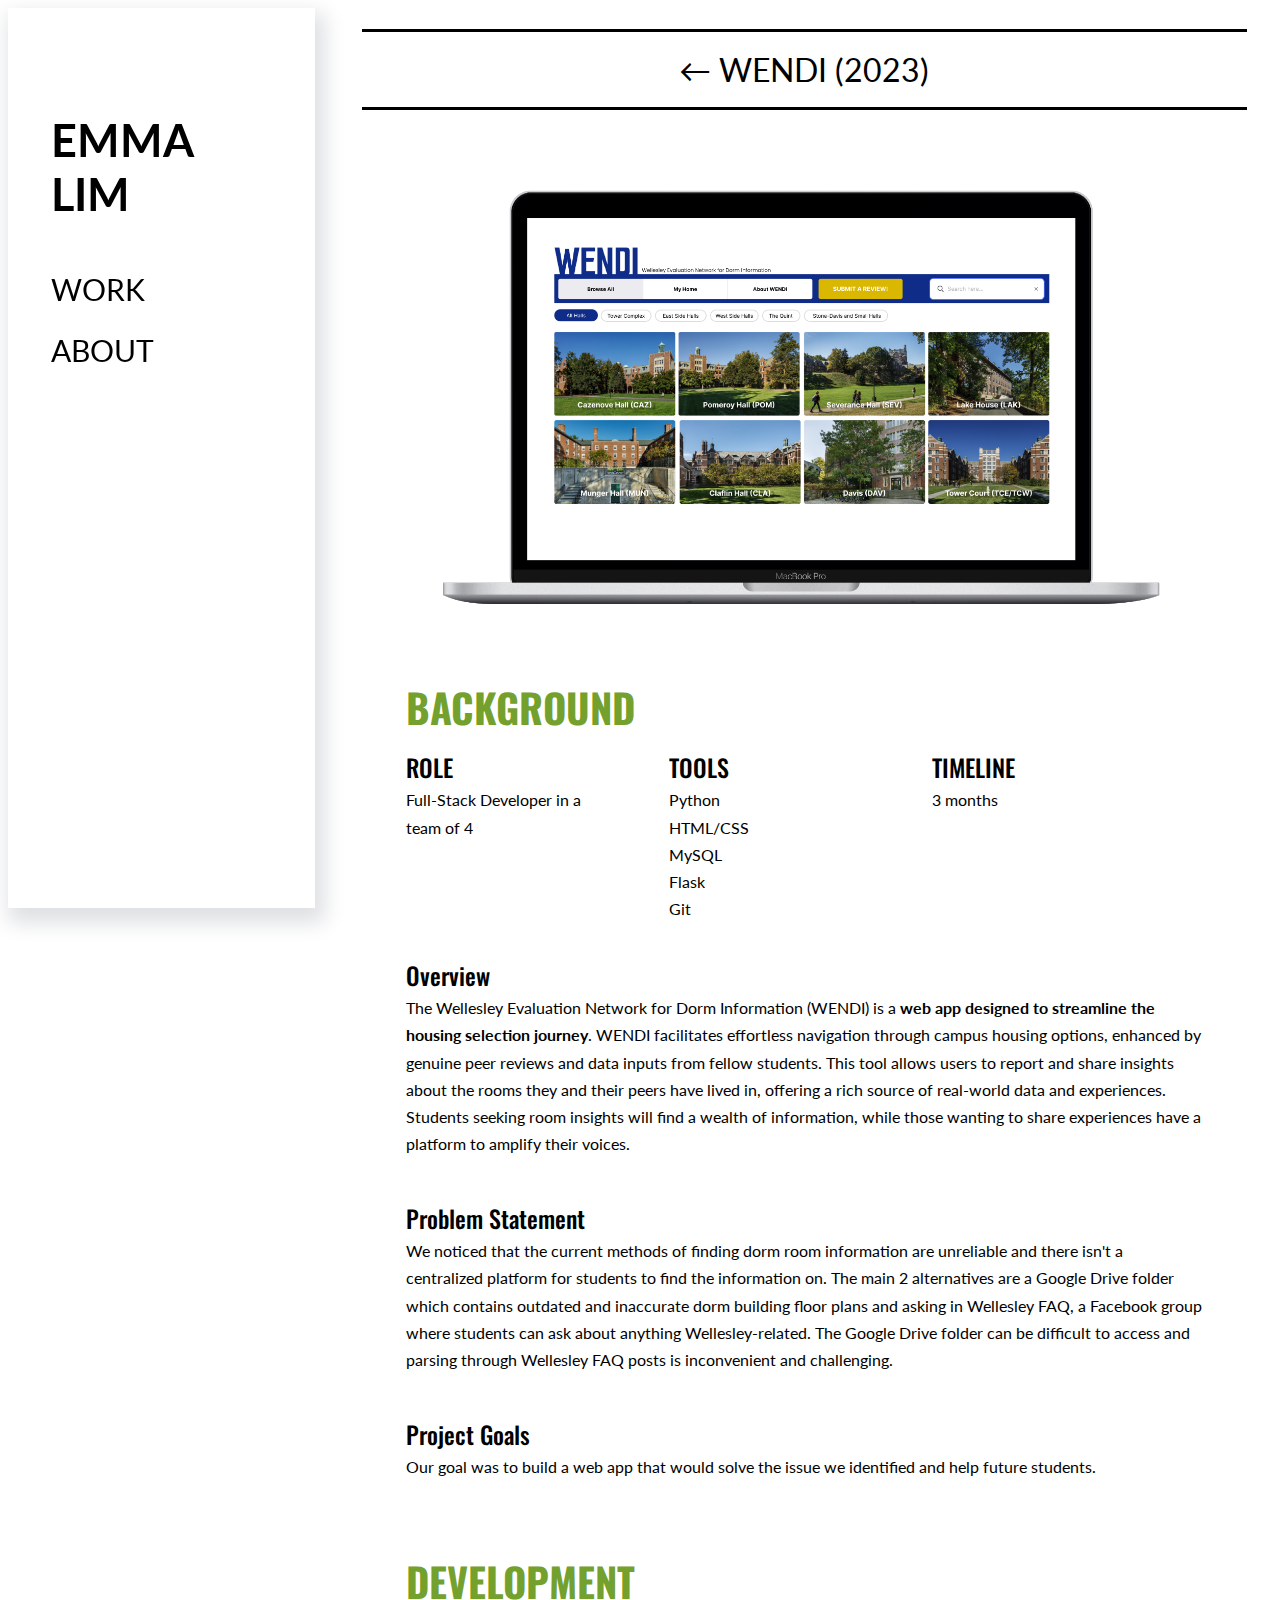
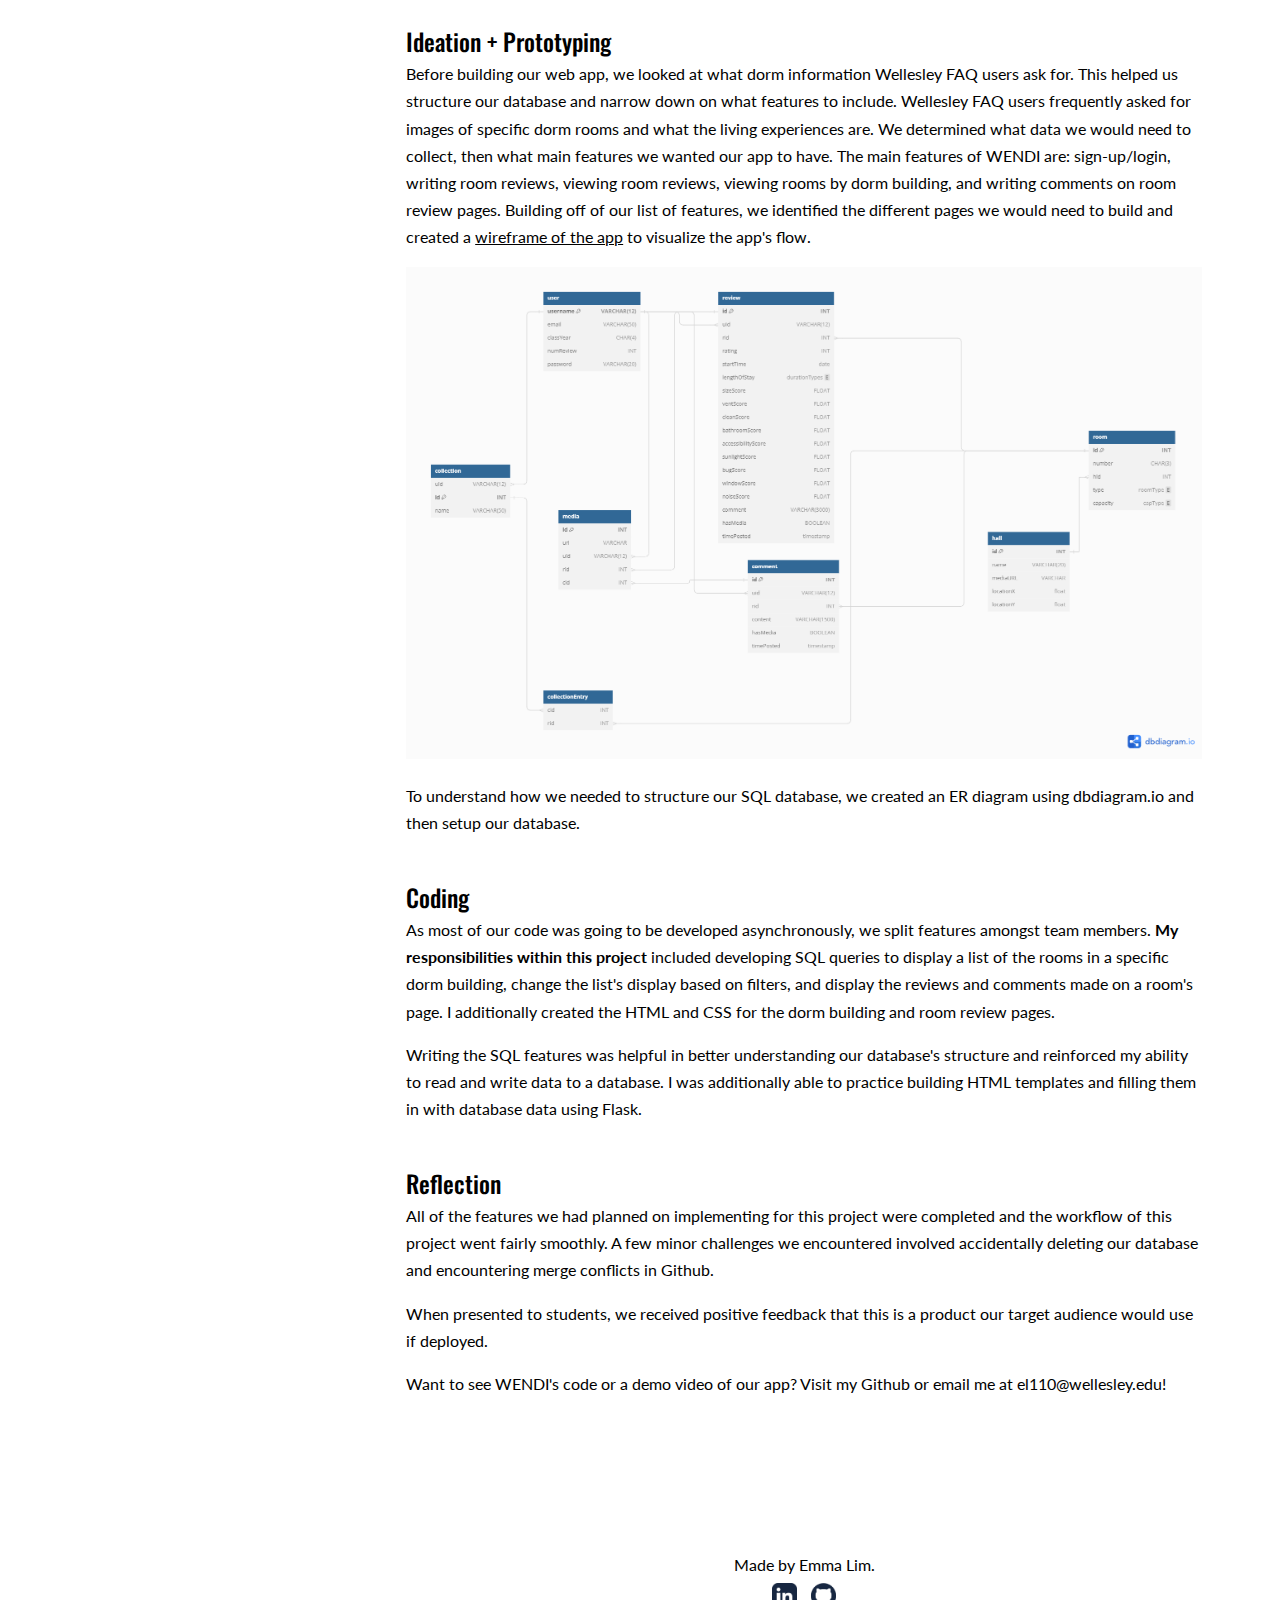
<file: wendi.html>
<!doctype html>
<html lang="en">
    <head>
        <meta charset="utf-8">
        <meta name="viewport" content="width=device-width, initial-scale=1">
        <link href="css/style.css" rel="stylesheet">  
        <link rel="icon" type="image/x-icon" href="images/websiteLogo.png">
        <link href="https://fonts.googleapis.com/css2?family=Lato:wght@400;700&display=swap" rel="stylesheet">
        <link href="https://fonts.googleapis.com/css2?family=Oswald:wght@200..700&display=swap" rel="stylesheet">
        <title>WENDI (2023)</title>
    </head>
    <body>
      
        <nav>
            <div class="navBar">
                <div id="logo">
                    <h3 style="font-size: 45px;"><a href="index.html">EMMA LIM</a></h3>
                    <div class="dropdown">
                        <button class="navButton" onclick="toggleNav()"><img id="mobileNav" src="images/navButton.png" style="width: 50px;"></button>
                        
                        <div id="dropdownMenu">
                            <div id="menuItem"><a id="dropdownContent" href="index.html" style="text-decoration:underline;">WORK</a></div>
                            <div id="menuItem"><a id="dropdownContent" href="about.html">ABOUT</a></div>
                            <div id="menuItem">
                        </div>
                    
                    </div>
                    
                </div>

                <div id="navItems">
                    <div id="page"><a href="index.html">WORK</a></div>
                    <div id="page"><a href="about.html">ABOUT</a></div>

                </div>
                
            </div>   
        </nav>
      
        
        <main class="content">
            
            <h1 style="text-align:center"><a href="index.html" style="text-decoration:none">←   </a>WENDI (2023)</h1>
            
                <div id="projInfo">
                    
                    <div id="video" style="text-align: center">
                        <img id="viewImage" src="images/work/wendi/wendiPic2Large.png" alt="WENDI screen displayed on Macbook">
                    </div>
                      
                    
                    <h2 class="workHeading">BACKGROUND</h2>
                    <div class="projDesc">
                        <div class="projDescCol">
                            <h4>ROLE</h4>
                            <p>Full-Stack Developer in a team of 4</p>
                        </div>
                        <div class="projDescCol">
                            <h4>TOOLS</h4>
                            <p>Python</p>
                            <p>HTML/CSS</p>
                            <p>MySQL</p>
                            <p>Flask</p>
                            <p>Git</p>
                        </div>
                        <div class="projDescCol">
                            <h4>TIMELINE</h4>
                            <p>3 months</p>
                        </div>
                    </div>
                    
                    <div class="develop">
                        <h4>Overview</h4>
                        <p>The Wellesley Evaluation Network for Dorm Information (WENDI) is a <b>web app designed to streamline the housing selection journey</b>. WENDI facilitates effortless navigation through campus housing options, enhanced by genuine peer reviews and data inputs from fellow students. This tool allows users to report and share insights about the rooms they and their peers have lived in, offering a rich source of real-world data and experiences. Students seeking room insights will find a wealth of information, while those wanting to share experiences have a platform to amplify their voices.</p>
                    </div>
                    
                    <div class="develop">
                        <h4>Problem Statement</h4>
                        <p>We noticed that the current methods of finding dorm room information are unreliable and there isn't a centralized platform for students to find the information on. The main 2 alternatives are a Google Drive folder which contains outdated and inaccurate dorm building floor plans and asking in Wellesley FAQ, a Facebook group where students can ask about anything Wellesley-related. The Google Drive folder can be difficult to access and parsing through Wellesley FAQ posts is inconvenient and challenging.</p>
                    </div>
                    
                    <div class="develop">
                        <h4>Project Goals</h4> 
                        <p>Our goal was to build a web app that would solve the issue we identified and help future students.</p>
                    </div>
                
                    
                    <h2 class="workHeading">DEVELOPMENT</h2>
                    <div class="develop">
                        <h4>Ideation + Prototyping</h4> 
                        <p>Before building our web app, we looked at what dorm information Wellesley FAQ users ask for. This helped us structure our database and narrow down on what features to include. Wellesley FAQ users frequently asked for images of specific dorm rooms and what the living experiences are. We determined what data we would need to collect, then what main features we wanted our app to have. The main features of WENDI are: sign-up/login, writing room reviews, viewing room reviews, viewing rooms by dorm building, and writing comments on room review pages. Building off of our list of features, we identified the different pages we would need to build and created a <a href="https://www.figma.com/file/Bwdu7cNrhcIaypJpehj5yV/WENDI_Design_Wireframe?type=design&node-id=2%3A100&mode=design&t=7Pf3iExgT6rnRfts-1">wireframe of the app</a> to visualize the app's flow.</p>  
                        
                        <div class="projImg">
                            <img src="images/work/wendi/dbdiagram.png" alt="WENDI ER diagram">
                        </div>
                        
                        <p>To understand how we needed to structure our SQL database, we created an ER diagram using dbdiagram.io and then setup our database.</p>
                    </div>

                    
                    <div class="develop">
                        <h4>Coding</h4> 
                        <p>As most of our code was going to be developed asynchronously, we split features amongst team members. <b>My responsibilities within this project</b> included developing SQL queries to display a list of the rooms in a specific dorm building, change the list's display based on filters, and display the reviews and comments made on a room's page. I additionally created the HTML and CSS for the dorm building and room review pages.</p> 
                        <p>Writing the SQL features was helpful in better understanding our database's structure and reinforced my ability to read and write data to a database. I was additionally able to practice building HTML templates and filling them in with database data using Flask.</p>
                    </div>
                    
                    <div class="develop">
                        <h4>Reflection</h4> 
                        <p>All of the features we had planned on implementing for this project were completed and the workflow of this project went fairly smoothly. A few minor challenges we encountered involved accidentally deleting our database and encountering merge conflicts in Github.</p>
                        <p>When presented to students, we received positive feedback that this is a product our target audience would use if deployed.</p>
                        <p>Want to see WENDI's code or a demo video of our app? Visit my Github or email me at el110@wellesley.edu!</p>
                    </div>
            </div>
            
            <div class="footer">
                <p>Made by Emma Lim.</p>
                <a class="social-icons" href="https://www.linkedin.com/in/lim-emma" target="_blank" style="padding-right:10px"><img src="images/footer/linkedin.png" style="max-width: 25px" alt="github"></a>
                <a class="social-icons" href="https://github.com/emmalim" target="_blank"><img src="images/footer/github.png" style="max-width: 25px" alt="github"></a>
            </div>
        </main>
        
        <script src="javascript/portfolio.js"></script>
    </body>
</html>
</file>
<file: css/style.css>
/* Filename: style.css
   Author: Emma Lim
   Date Modified: October 25, 2022
*/

/*ALL PAGES IN ALL FORMATS-------------------------------------------------------*/
* {
    box-sizing: border-box;
}
    
.col-1{width: 8.33%;}
.col-2{width: 16.66%;}
.col-3{width: 25%;}
.col-4{width: 33.33%;}
.col-5{width: 41.66%;}
.col-6{width: 50%;}
.col-7{width: 58.33%;}
.col-8{width: 66.66%;}
.col-9{width: 75%;}
.col-10{width: 83.33%;}
.col-11{width: 91.66%;}
.col-12{width: 100%;}

[class*="col-"] {
    float: left;
}

.row::after {
    content: "";
    clear: both;
    display: table;
}

body {
    color: black;
    background-color: white;
    padding: 0;
    font-family: 'Lato', 'Helvetica', sans-serif;

}

main {
    width: 100%;
    float: right; 
    font-size: 1rem;
    margin-right: 0;
}

.flex-container {
    display: flex;
    flex-direction: row;
    column-count: 2;
}

/*EDITING TEXT-----------------------------------------------EDITING TEXT*/
a{
    text-decoration: none;
    color: black;
}


a:hover{
    text-decoration: underline;
}


h1{
    font-weight: normal;
    padding-bottom: 2%;
    padding-top: 2%;
    border-bottom: solid;
    border-top: solid;
    font-size:2em;
}

h2{
    font-weight: bold;
    font-size: 2.5em;
    margin-top:0;
    padding-top: 5%;
}

h4{
    font-size: 1.5em;
    margin-bottom: 0.2em;
    margin-top: 0;
    font-family:"Oswald","Helvetica",sans-serif;
    font-weight:500;
}

#textLink{
    color: blue;
}

/*NAV BAR----------------------------------------------------------------------*/
nav {
    font-family: "Lato", "Helvetica", sans-serif;
    width: 100%;
    box-shadow: 0px 10px 20px 0px #dee0e3;
    
}

.navBar {
    padding-left: 2%;
    height: 10%;
    font-size: 30px;
}

.navBar h3 {
    margin: 0;
    float: left;
}
 
#navItems{
    display: none;
}

#navItems a:hover {
    border-bottom: solid;
    text-decoration: none;
}

#mobileNav{ /*img of the three lines in top right corner*/
    display: inherit;
    padding-right: 2%;
    padding-top: 1%;
    margin: 0;
}

.navButton{ /*the navbar button for mobile*/
    background-color: white;
    border: none;
    cursor: pointer;
}

.dropdown{ /*container for button and dropdown menu*/
    display: inline-block;
    position: relative;
    float: right;
}

#dropdownMenu{ /*the actual dropdown menu (hidden by default)*/
    display: none;
    position: absolute;
    padding-top: 8%;
    background-color: white;
    padding: 16px;
    right: 0;
    box-shadow: 0px 10px 10px 0px #dee0e3;
    z-index: 10;
}

#dropdownMenu a{ /*links in the dropdown menu*/
    display: block;
    text-align: right;
    padding-bottom: 15px;
}


/*
.dropdown:hover .dropdownMenu {
  display: block;
}
*/

.show {display:block;} /*show the menu*/

/*.nav {
    margin-top: 25%;
}*/

/*.nav div{
    list-style: none;
    margin-bottom: 10%;
}*/

#page{
    margin-bottom: 8%;
    width: 25%;
}

#pageTitle{
    text-align:center; 
    margin-bottom: 4%;
}

/*ABOUT PAGE-------------------------------------------------------------------*/
#indexPic{
    padding: 0;
    margin: auto;
    text-align: center;
    width: 85%;
}

#indexText{
    margin: auto;
    line-height: 1.5em;
}

#indexPage{
    padding-bottom: 2%;
    padding-top: 2%;
    margin-bottom: 5%;
}

#bioPic{
    padding:0;
    margin:0;
    text-align: center;
}

#bioText{
    margin-top: 3%;
    padding-left: 5%;
    padding-right: 5%;
    text-align: center;
    float: center;
    line-height: 1.5em;
}


#playlists{
    padding-left: 5%;
    padding-right: 5%;
    text-align: center;
    float: center;
}

#slideCaptions{
    font-size: 0.85rem;
    text-align: center;
    font-style: italic;
}

#captions{
    text-align: center;
    margin-bottom: 0.5em;
}

/*WORK PAGE--------------------------------------------------------------------*/
#projPic{
    margin: auto;
    text-align: center;
}

#projCard img {
    width: 100%;
}

#projPicMobile {
    display: inline-block;
    text-align: center;
}

#projPicDesktop {
    display: none;
}

#projCard img:hover {
    opacity: 0.5;
}

#projText{
    margin: auto;
    font-size: 1.5rem;
    text-align: center;
    padding-bottom: 5%;
}

#projText h3 {
    margin-bottom: 0;
}

/*
#projText subtitle{
    font-size: 1rem;
}
*/

#projText p{
    font-size: 1rem;
}

#projCard{
    margin-bottom: 2%;
    align-items: center;
    border-bottom: dotted;
    padding-bottom: 2%;
}

#projType {
    display: flex;
    text-align: center;
    margin-left: 5%;
    margin-right: 5%;
    margin-bottom: 5%;
}

.thumbnail{
    width: 80%;
}


#projPreview {
    display: flex;
    text-align: center;
    margin-top: 5%;
}


#projInfo{
    padding: 5%;
    padding-top: 2%;
    line-height: 1.7em;
}

#projInfo h3{
    font-size: 1.5rem;
    margin-top: 1.5em;
    margin-bottom: 0.5em;
}


.develop{
    margin-bottom: 2%;
    padding-bottom:2%;
}


.develop p{
    margin-bottom: 2%;;
    margin-top: 0;
}

.develop a{
    text-decoration:underline;
}

.desc{
    margin-bottom: 3%;
    max-width: 80%;
    padding-left: 2%;
}

/*CSS for project description box*/
.projDesc{
    display:flex;
    margin-bottom:5%;
}
.projDesc p{
    margin:0;
}

.projDescCol{
    width:33%; 
    display:inline-block;
    padding-right:10%;
}

.projImg img{
    max-width:100%;
}

.projImg{
    margin-bottom: 2%;
}

/*tried to change the work gallery image on hover, this isn't working though*/
#testBlock{
    background-image: url("/images/work/VR/gallery_VR_0") no-repeat;
}

#testBlock:hover{
    background-image: url("/images/work/VR/gallery_VR_1") no-repeat;
}

li{
    margin-bottom: 1%;;
}

#viewImage {
    width: 100%;
}

.workHeading{
    color:#74A12E;
    font-family:"Oswald","Helvetica",sans-serif;
}

/*FOOTER-----------------------------------------------------------------------*/
.footerText{
    font-size: 1rem;
    position: relative;
    margin-left: 2%;
    margin-top: 5%;
    max-height: 50px;
}

.footer{
    text-align: center;
    padding-top: 2em;
    margin-bottom: 5%;
}

.footer p{
    margin-bottom: 1%;
}

/*FLEX CONTAINER---------------------------------------------------------------*/


/* Responsive layout - makes a one column layout instead of a two-column layout */
@media (max-width: 900px) {
    .flex-container {
        flex-direction: column;
    }
}

@media screen and (min-width: 900px) {
    #projPicMobile {
        display: none;
    }
    
    #projPicDesktop {
        display: block;
    }
    
    #indexSpacer{
        display: block;
    }
}

@media screen and (min-width:796px){ /*larger than phone*/
    
    nav {
        font-family: "Lato", "Helvetica", sans-serif;
        font-size: 30px;
        width: 24%;
        float: left;
        position: fixed;
        box-shadow: 5px 10px 20px 5px #dee0e3;
        height: 100%;

    }

    .navBar {
        padding-top: 100px;
        margin-left: 12%;
        height: 100%;
    }
    
    .navBar h3 {
        margin-bottom: 50px;
    }

    
    #logo {
        width: 80%;
        padding-top: 2%;
    }
    
    .nav div{
        list-style: none;
        margin-bottom: 10%;
    }

    #page{
        margin-bottom: 25px;
    }

    .footer{
        text-align: center;
        margin-top: 2%;
        margin-bottom: 2%;
    }

    
    /*.left {
        width: 20%;
        float: left;
    }*/
    
    main {
        width: 70%;
        float: right; 
        margin-right: 2%;
        padding: 0;
        font-family: "Lato", "Arial", sans-serif;
        font-size: 1rem;
    }
    
    #indexPic{
        max-width: 45%;
    }

    #indexPage{
        padding-bottom: 2%;
        margin-bottom: 5%;
    }
    
    #projPic{
        margin: 0;
        text-align: none;  
    }
    
    #projCard img {
        max-width: 100%;
    }
    
    
    .thumbnail{
        width: 50%;
    }
    
    #projText{
        font-size: 2rem;
    }
    
    #navItems{
        display: contents;
    }
    
    .dropdown{
        display: none;
    }
    
    #projPicDesktop{
        text-align: center;
    }
    
    .slideshow-container{
        width: 65%;
    }
    

}

@media screen and (min-width: 651px and max-width:  795px){
    #video iframe{
        width: 400px;
        height: 225px;
    }
    
    h1{
        border-top:solid 1px;
        border-bottom:solid 1px;
    }
    
}


@media screen and (max-width: 600px) {
    #video iframe{
        width: 350px;
        height: 197px;
    }
    
    h1{
        border-top:solid 1px;
        border-bottom:solid 1px;
    }
    
}
</file>
<file: css/switch.css>
/*CSS file for toggling a switch*/
#switch-container{
    align-items: center;
    width: 100%;
    display: inline-block;

}

.switch-container img{
    bottom: 0;
}

.switch{
    position: relative;
    display: inline-block;
    width: 80px;
    padding-bottom: 15px;
    margin-bottom: 5px;
}

.switch input{
    opacity: 0;
    width: 0;
    height: 0;
}

.slider{
    position: absolute;
    cursor: pointer;
    top: 0;
    left: 0;
    right: 0;
    bottom: 0;
    background-color: #fc3c44;
    transition: 0.4s;
}

.slider:before{
    position: absolute;
    content: "";
    height: 26px;
    width: 26px;
    left: 4px;
    bottom: 4px;
    background-color: white;
    transition: 0.4s;
}

input:checked + .slider{
    background-color: #1DB954;
}

input:focus + .slider{
    box-shadow: 0 0 1px #1DB954;
}

input:checked + .slider:before{
    transform: translateX(46px);
}

.slider.round{
    border-radius: 34px;
}

.slider.round:before{
    border-radius: 50%;
}
</file>
<file: css/slideshow.css>
/*SLIDESHOW-------------------------------------------------------------------*/
.slideshow-container{
    position: relative;
    margin: auto;
}

.slides {
    display: none;
    margin: auto;
    text-align: center;
}


.prevButton, .nextButton{
    cursor: pointer;
    position: absolute;
    top: 50%;
    width: auto;
    padding: 16px;
    font-size: 1.5rem;
}

.nextButton{
    right: 0;
}

.dot{
    cursor: pointer;
    height: 15px;
    width: 15px;
    margin: 0 2px;
    background-color: #bbb;
    display: inline-block;
    border-radius: 50%;
    transition: background-color 0.6s ease;
}

.active, .dot:hover {
    background-color: #717171;
}
</file>
